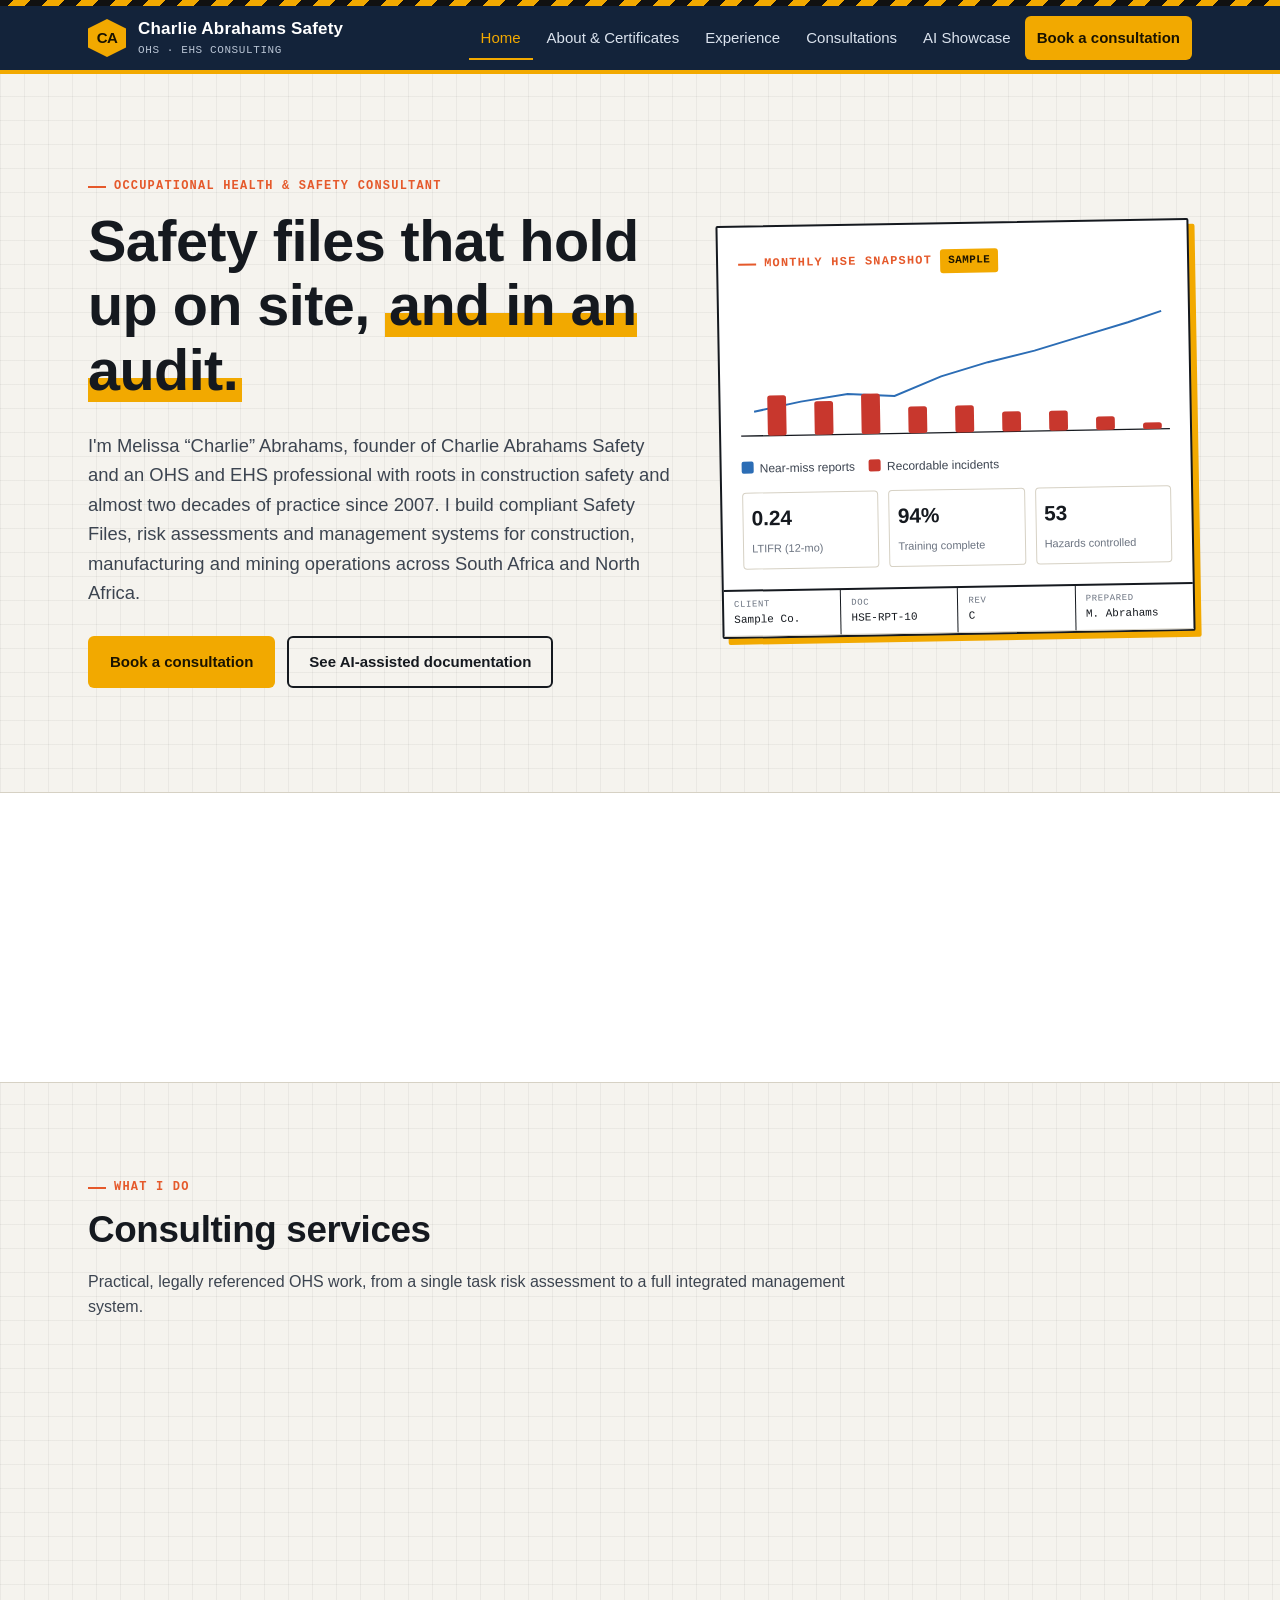
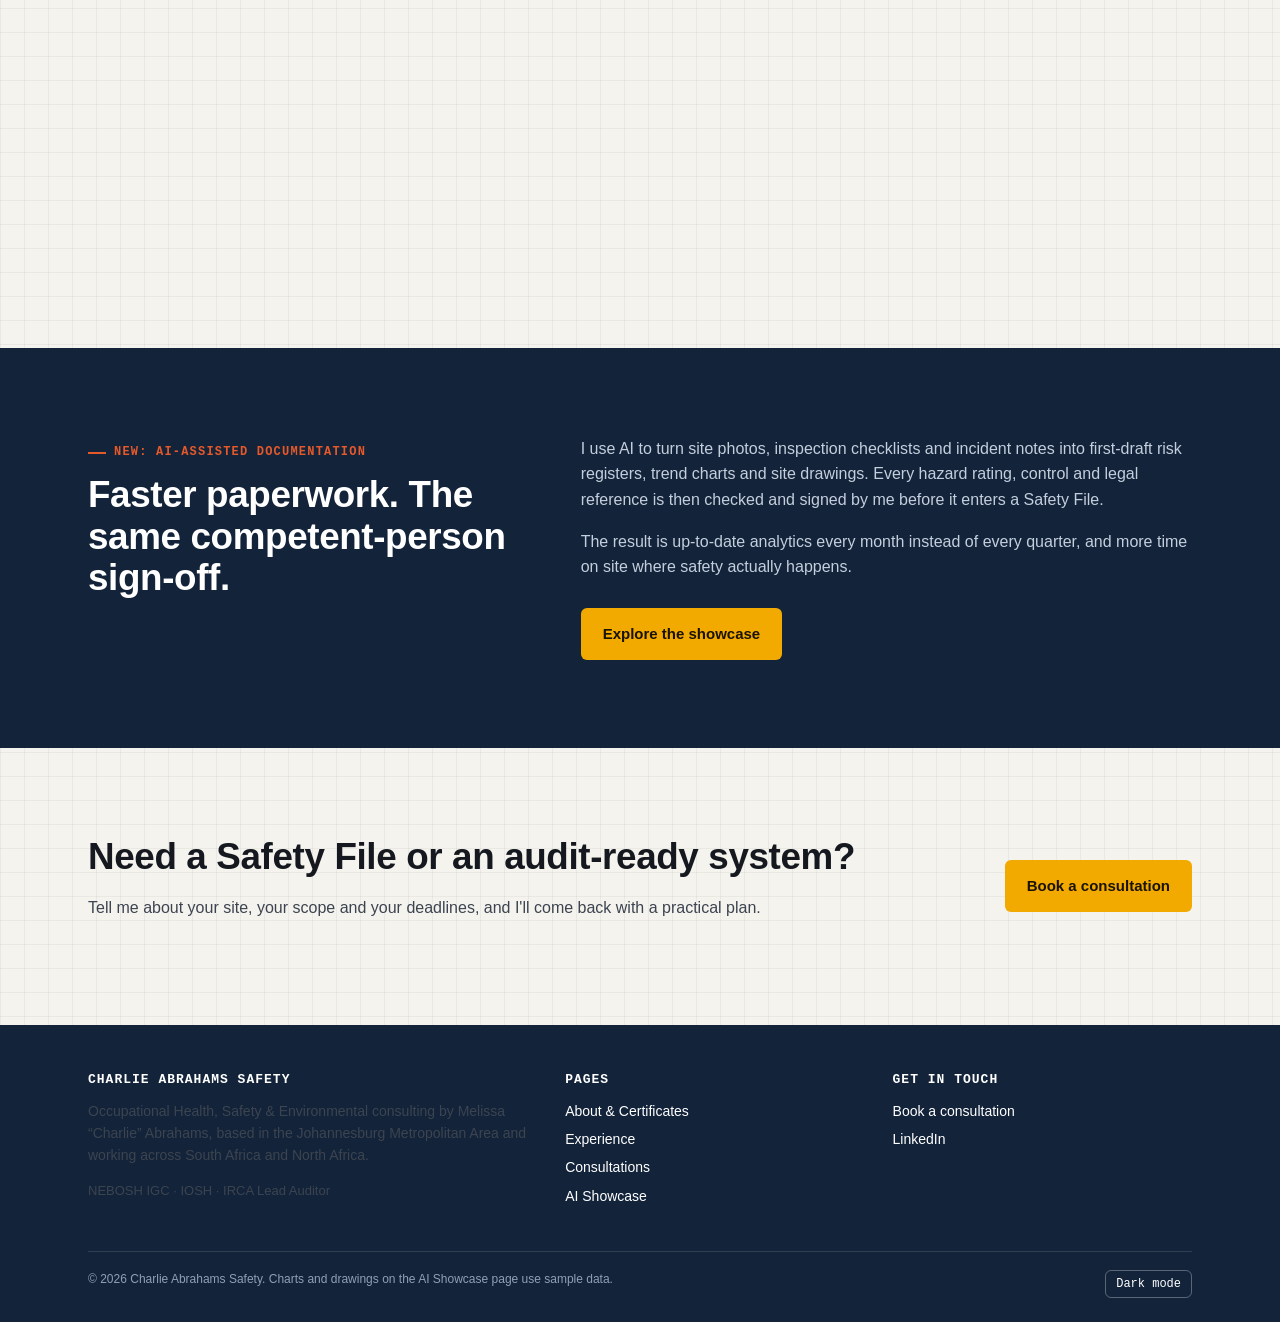
<file: index.html>
<!doctype html>
<html lang="en-ZA" class="no-js">
<head>
<meta charset="utf-8">
<meta name="viewport" content="width=device-width, initial-scale=1">
<meta http-equiv="Content-Security-Policy" content="default-src 'self'; script-src 'self'; style-src 'self' https://fonts.googleapis.com; font-src https://fonts.gstatic.com; img-src 'self' data:; connect-src 'self'; form-action 'self' mailto:; base-uri 'self'; object-src 'none'; upgrade-insecure-requests">
<meta name="referrer" content="strict-origin-when-cross-origin">
<meta name="robots" content="noindex, nofollow">
<title>Charlie Abrahams Safety | OHS &amp; EHS Consulting, Johannesburg</title>
<meta name="description" content="Occupational health, safety and environmental consulting: Safety Files, HIRA, fall protection, ISO 45001/14001/9001 audits and AI-assisted safety documentation.">
<meta property="og:title" content="Charlie Abrahams Safety | OHS &amp; EHS Consulting, Johannesburg">
<meta property="og:description" content="Occupational health, safety and environmental consulting: Safety Files, HIRA, fall protection, ISO 45001/14001/9001 audits and AI-assisted safety documentation.">
<meta property="og:type" content="website">
<link rel="icon" href="assets/img/favicon.svg" type="image/svg+xml">
<link rel="preconnect" href="https://fonts.googleapis.com">
<link rel="preconnect" href="https://fonts.gstatic.com" crossorigin>
<link rel="stylesheet" href="https://fonts.googleapis.com/css2?family=Archivo:wght@600;700;800&amp;family=IBM+Plex+Mono:wght@400;500;600&amp;family=IBM+Plex+Sans:wght@400;500;600;700&amp;display=swap">
<link rel="stylesheet" href="assets/css/styles.css">
<script src="assets/js/main.js" defer></script>
</head>
<body>
<a class="skip" href="#main">Skip to content</a>
<header class="site-header">
  <div class="hazard-strip" aria-hidden="true"></div>
  <div class="wrap nav-bar">
    <a class="brand" href="index.html" aria-label="Charlie Abrahams Safety, home">
      <span class="brand-mark" aria-hidden="true">CA</span>
      <span class="brand-text"><strong>Charlie Abrahams Safety</strong><span>OHS &middot; EHS Consulting</span></span>
    </a>
    <button class="nav-toggle" type="button" aria-expanded="false" aria-controls="nav-links">Menu</button>
    <nav aria-label="Main"><ul class="nav-links" id="nav-links">
      <li><a href="index.html" aria-current="page">Home</a></li><li><a href="about.html">About &amp; Certificates</a></li><li><a href="experience.html">Experience</a></li><li><a href="consultations.html">Consultations</a></li><li><a href="showcase.html">AI Showcase</a></li><li class="nav-cta"><a href="contact.html">Book a consultation</a></li>
    </ul></nav>
  </div>
</header>
<main id="main">
<section class="hero">
  <div class="wrap hero-grid">
    <div>
      <div class="eyebrow">Occupational Health &amp; Safety Consultant</div>
      <h1>Safety files that hold up on site, <em>and in an audit.</em></h1>
      <p class="lead">I'm Melissa &ldquo;Charlie&rdquo; Abrahams, founder of Charlie Abrahams Safety and an OHS and EHS professional with roots in construction safety and almost two decades of practice since 2007. I build compliant Safety Files, risk assessments and management systems for construction, manufacturing and mining operations across South Africa and North Africa.</p>
      <div class="hero-actions">
        <a class="btn btn-primary" href="contact.html">Book a consultation</a>
        <a class="btn btn-ghost" href="showcase.html">See AI-assisted documentation</a>
      </div>
    </div>
    <div class="hero-panel" aria-label="Sample monthly safety dashboard">
      <div class="sheet">
        <div class="sheet-body">
          <div class="eyebrow mt-0">Monthly HSE snapshot <span class="badge b-sample">Sample</span></div>
          <svg viewBox="0 0 320 120" role="img" aria-label="Sample chart: near-miss reporting rising, incidents falling">
            <line x1="0" y1="110" x2="320" y2="110" class="dw-thin"/>
            <polyline points="10,92 45,85 80,80 115,82 150,68 185,58 220,50 255,40 290,30 315,22" class="dw-ai-line" stroke-width="3"/>
            <g class="f-red">
              <rect x="20" y="80" width="14" height="30" rx="2"/><rect x="55" y="85" width="14" height="25" rx="2"/>
              <rect x="90" y="80" width="14" height="30" rx="2"/><rect x="125" y="90" width="14" height="20" rx="2"/>
              <rect x="160" y="90" width="14" height="20" rx="2"/><rect x="195" y="95" width="14" height="15" rx="2"/>
              <rect x="230" y="95" width="14" height="15" rx="2"/><rect x="265" y="100" width="14" height="10" rx="2"/>
              <rect x="300" y="105" width="14" height="5" rx="2"/>
            </g>
          </svg>
          <div class="legend"><span><i class="lg-blue"></i>Near-miss reports</span><span><i class="lg-red"></i>Recordable incidents</span></div>
          <div class="hero-kpis">
            <div><b>0.24</b><span>LTIFR (12-mo)</span></div>
            <div><b>94%</b><span>Training complete</span></div>
            <div><b>53</b><span>Hazards controlled</span></div>
          </div>
        </div>
        <div class="titleblock">
          <div><b>Client</b>Sample Co.</div>
          <div><b>Doc</b>HSE-RPT-10</div>
          <div><b>Rev</b>C</div>
          <div><b>Prepared</b>M. Abrahams</div>
        </div>
      </div>
    </div>
  </div>
</section>

<section class="band">
  <div class="wrap">
    <div class="stats reveal">
      <div class="stat"><b>2007</b><span>Practising labour &amp; OHS since</span></div>
      <div class="stat"><b>6</b><span>Organisations in OHS roles</span></div>
      <div class="stat"><b>4</b><span>SA provinces, plus North Africa</span></div>
      <div class="stat"><b>3</b><span>ISO standards: 45001 &middot; 14001 &middot; 9001</span></div>
    </div>
  </div>
</section>

<section>
  <div class="wrap">
    <div class="section-head">
      <div class="eyebrow">What I do</div>
      <h2>Consulting services</h2>
      <p>Practical, legally referenced OHS work, from a single task risk assessment to a full integrated management system.</p>
    </div>
    <div class="grid g3">
      <article class="card reveal">
        <div class="icon"><svg viewBox="0 0 24 24" fill="none" stroke="currentColor" stroke-width="2" stroke-linecap="round" stroke-linejoin="round" aria-hidden="true"><path d="M4 4h12l4 4v12H4z"/><path d="M8 12h8M8 16h5M8 8h4"/></svg></div>
        <h3>Safety File compilation</h3>
        <p>Complete Safety Files aligned to the Construction Regulations, 2014: H&amp;S plans, legal appointments, registers and method statements, kept audit-ready.</p>
      </article>
      <article class="card reveal">
        <div class="icon"><svg viewBox="0 0 24 24" fill="none" stroke="currentColor" stroke-width="2" stroke-linecap="round" stroke-linejoin="round" aria-hidden="true"><path d="M12 3l9 16H3z"/><path d="M12 10v4M12 17h.01"/></svg></div>
        <h3>HIRA &amp; risk assessments</h3>
        <p>Baseline, issue-based and continuous risk assessments, job risk assessments, permits to work and safe work procedures.</p>
      </article>
      <article class="card reveal">
        <div class="icon"><svg viewBox="0 0 24 24" fill="none" stroke="currentColor" stroke-width="2" stroke-linecap="round" stroke-linejoin="round" aria-hidden="true"><path d="M6 3v18M18 3v18M6 8h12M6 14h12"/><circle cx="12" cy="20" r="1"/></svg></div>
        <h3>Fall protection planning</h3>
        <p>Fall Protection Plans and worksite assessments for high-risk work at height, including rescue planning and clearance calculations.</p>
      </article>
      <article class="card reveal">
        <div class="icon"><svg viewBox="0 0 24 24" fill="none" stroke="currentColor" stroke-width="2" stroke-linecap="round" stroke-linejoin="round" aria-hidden="true"><path d="M9 11l2 2 4-4"/><circle cx="12" cy="12" r="9"/></svg></div>
        <h3>ISO audits &amp; IMS</h3>
        <p>Internal audits and gap analyses as an IRCA-certified Lead Auditor across ISO 45001, ISO 14001 and ISO 9001 integrated systems.</p>
      </article>
      <article class="card reveal">
        <div class="icon"><svg viewBox="0 0 24 24" fill="none" stroke="currentColor" stroke-width="2" stroke-linecap="round" stroke-linejoin="round" aria-hidden="true"><circle cx="11" cy="11" r="7"/><path d="M21 21l-5-5"/></svg></div>
        <h3>Incident investigation</h3>
        <p>Root cause analysis, corrective action tracking and LTI reporting that turns incidents into lasting fixes.</p>
      </article>
      <article class="card reveal">
        <div class="icon"><svg viewBox="0 0 24 24" fill="none" stroke="currentColor" stroke-width="2" stroke-linecap="round" stroke-linejoin="round" aria-hidden="true"><path d="M3 7l9-4 9 4-9 4z"/><path d="M7 9v5c0 1.5 2.5 3 5 3s5-1.5 5-3V9"/></svg></div>
        <h3>Training &amp; contractor management</h3>
        <p>Inductions, toolbox talks, safety committee facilitation and monthly subcontractor Safety File audits.</p>
      </article>
    </div>
  </div>
</section>

<section class="band-dark">
  <div class="wrap two-col">
    <div>
      <div class="eyebrow">New: AI-assisted documentation</div>
      <h2>Faster paperwork. The same competent-person sign-off.</h2>
    </div>
    <div>
      <p>I use AI to turn site photos, inspection checklists and incident notes into first-draft risk registers, trend charts and site drawings. Every hazard rating, control and legal reference is then checked and signed by me before it enters a Safety File.</p>
      <p>The result is up-to-date analytics every month instead of every quarter, and more time on site where safety actually happens.</p>
      <a class="btn btn-primary mt-1" href="showcase.html">Explore the showcase</a>
    </div>
  </div>
</section>

<section>
  <div class="wrap cta">
    <div>
      <h2>Need a Safety File or an audit-ready system?</h2>
      <p>Tell me about your site, your scope and your deadlines, and I'll come back with a practical plan.</p>
    </div>
    <a class="btn btn-primary" href="contact.html">Book a consultation</a>
  </div>
</section>

</main>
<footer class="site-footer">
  <div class="wrap">
    <div class="foot-grid">
      <div>
        <h4>Charlie Abrahams Safety</h4>
        <p>Occupational Health, Safety &amp; Environmental consulting by Melissa &ldquo;Charlie&rdquo; Abrahams, based in the Johannesburg Metropolitan Area and working across South Africa and North Africa.</p>
        <p class="small">NEBOSH IGC &middot; IOSH &middot; IRCA Lead Auditor</p>
      </div>
      <div>
        <h4>Pages</h4>
        <ul>
          <li><a href="about.html">About &amp; Certificates</a></li>
          <li><a href="experience.html">Experience</a></li>
          <li><a href="consultations.html">Consultations</a></li>
          <li><a href="showcase.html">AI Showcase</a></li>
        </ul>
      </div>
      <div>
        <h4>Get in touch</h4>
        <ul>
          <li><a href="contact.html">Book a consultation</a></li>
          <li><a href="https://www.linkedin.com/in/melissa-abrahams-84b50859/" rel="noopener noreferrer" target="_blank">LinkedIn</a></li>
        </ul>
      </div>
    </div>
    <div class="foot-base">
      <span>&copy; <span data-year>2026</span> Charlie Abrahams Safety. Charts and drawings on the AI Showcase page use sample data.</span>
      <button class="theme-btn" type="button">Dark mode</button>
    </div>
  </div>
</footer>
</body>
</html>
</file>
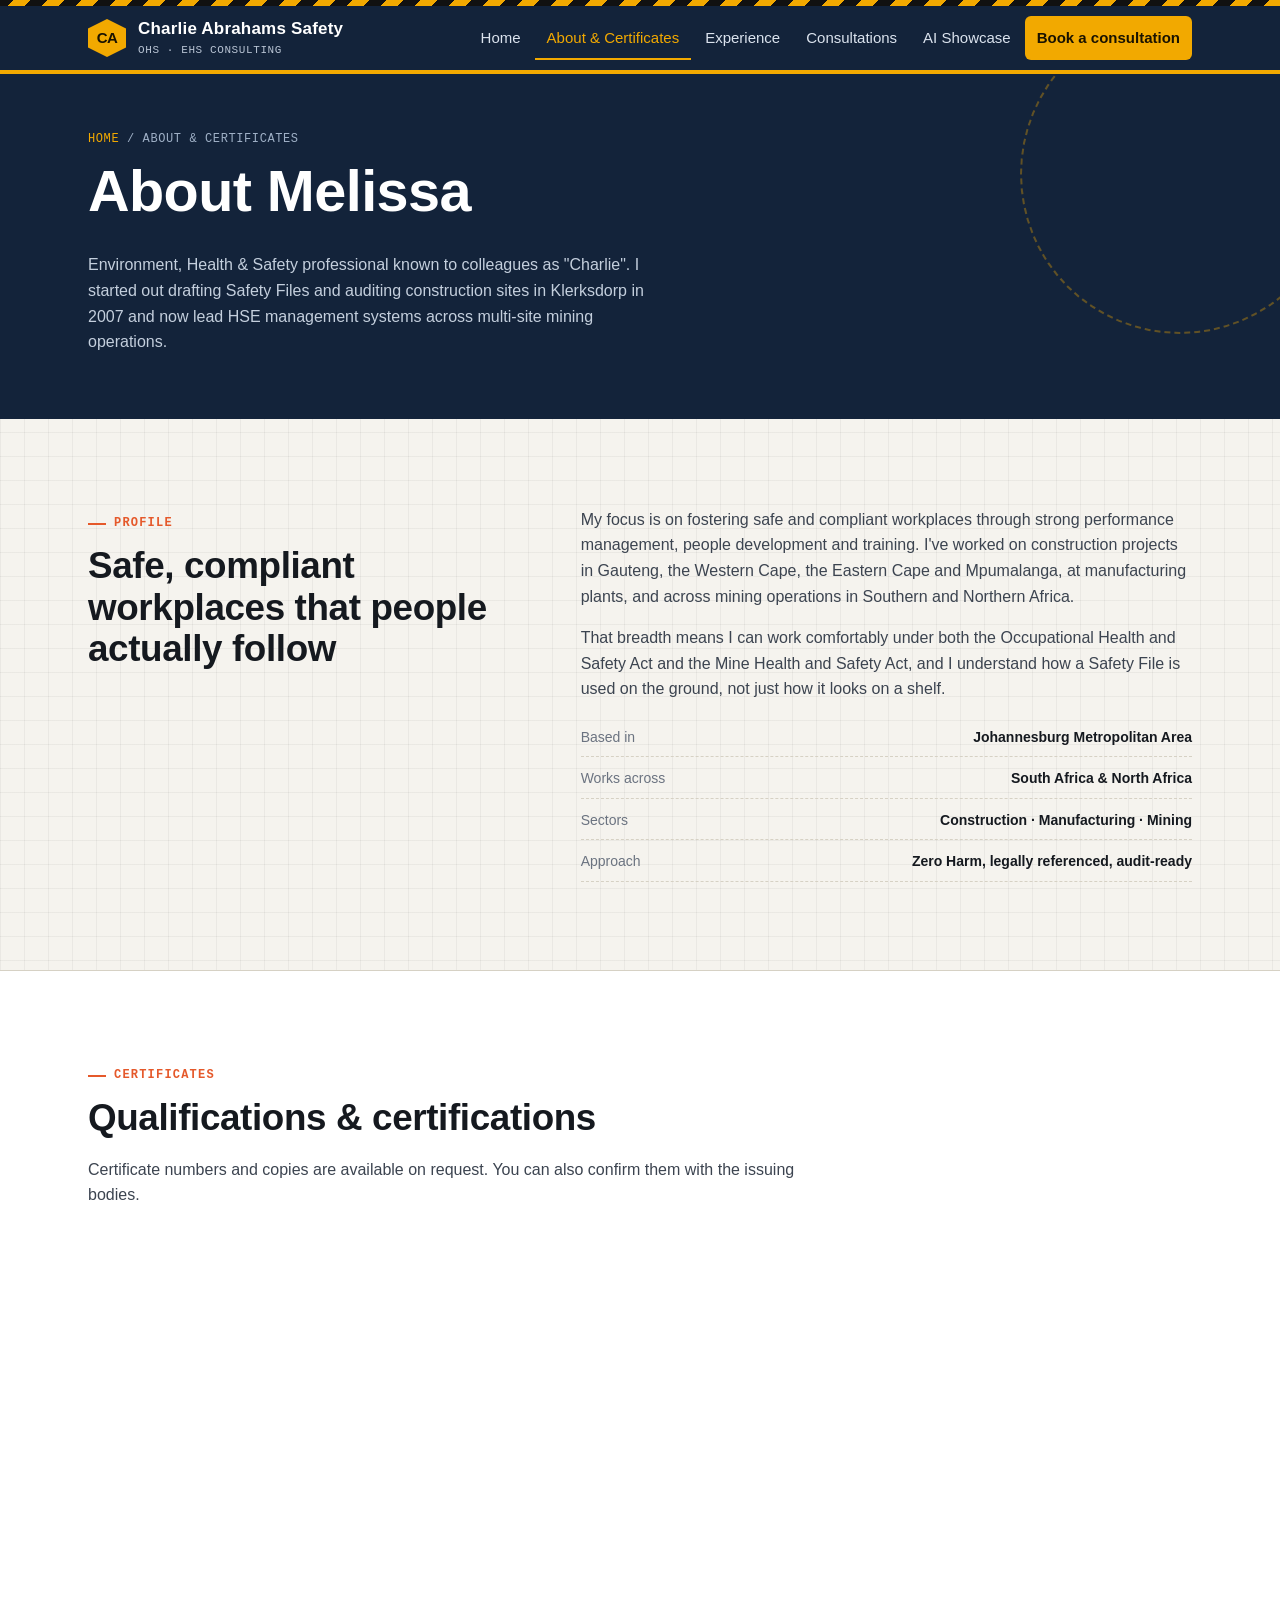
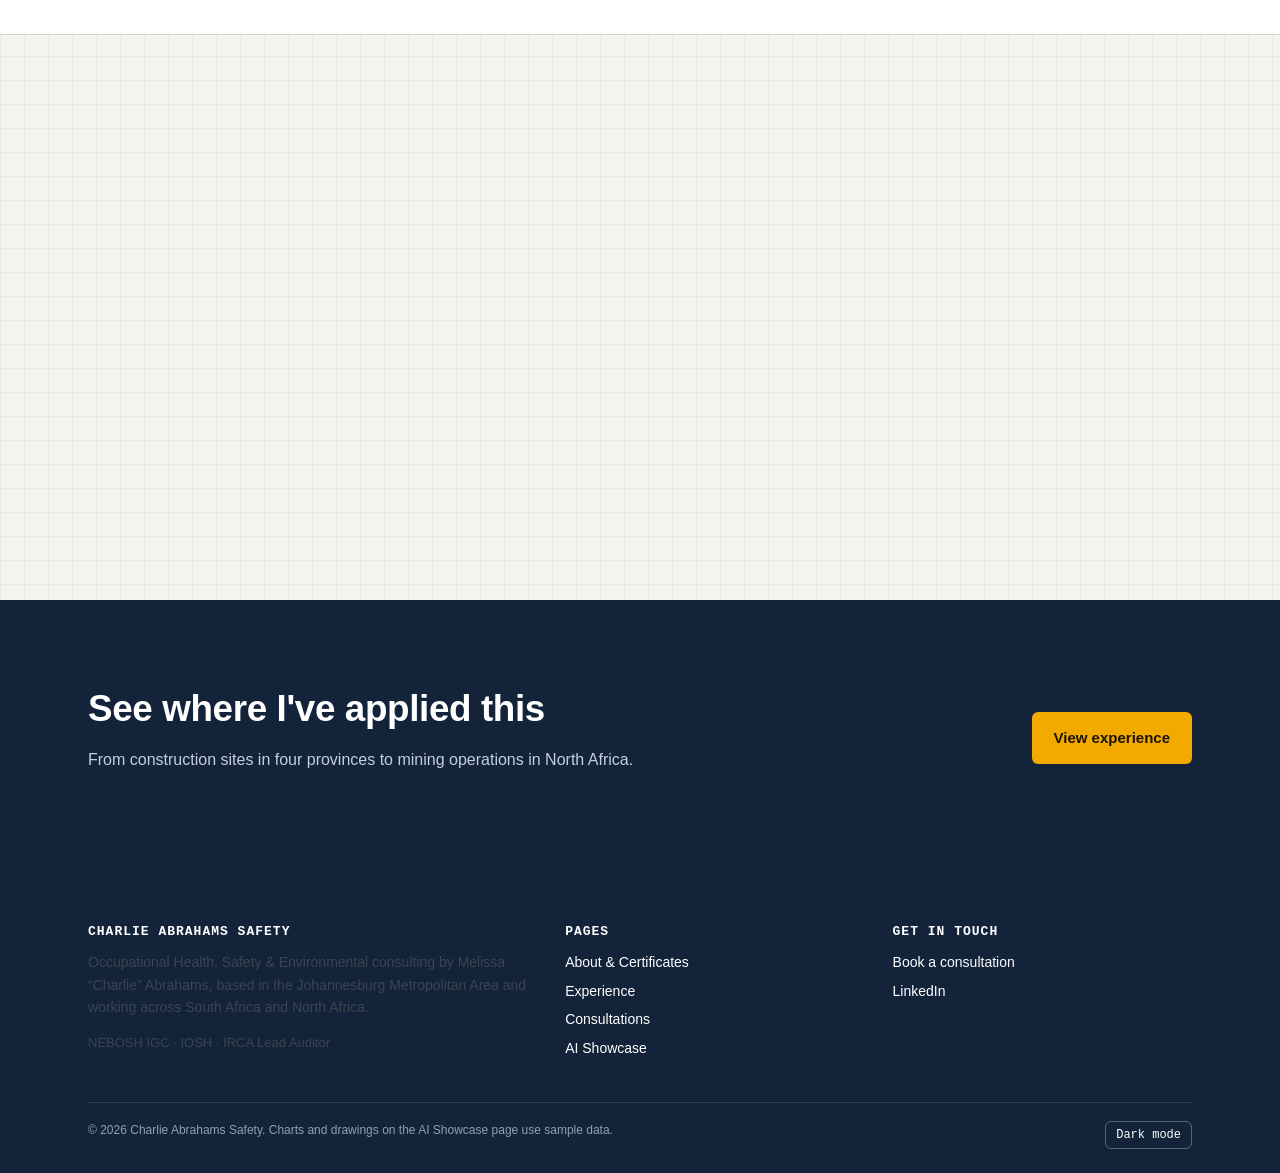
<file: about.html>
<!doctype html>
<html lang="en-ZA" class="no-js">
<head>
<meta charset="utf-8">
<meta name="viewport" content="width=device-width, initial-scale=1">
<meta http-equiv="Content-Security-Policy" content="default-src 'self'; script-src 'self'; style-src 'self' https://fonts.googleapis.com; font-src https://fonts.gstatic.com; img-src 'self' data:; connect-src 'self'; form-action 'self' mailto:; base-uri 'self'; object-src 'none'; upgrade-insecure-requests">
<meta name="referrer" content="strict-origin-when-cross-origin">
<meta name="robots" content="noindex, nofollow">
<title>About &amp; Certificates | Charlie Abrahams Safety</title>
<meta name="description" content="NEBOSH IGC, IOSH and IRCA Lead Auditor. Almost two decades of OHS work across construction, manufacturing and mining.">
<meta property="og:title" content="About &amp; Certificates | Charlie Abrahams Safety">
<meta property="og:description" content="NEBOSH IGC, IOSH and IRCA Lead Auditor. Almost two decades of OHS work across construction, manufacturing and mining.">
<meta property="og:type" content="website">
<link rel="icon" href="assets/img/favicon.svg" type="image/svg+xml">
<link rel="preconnect" href="https://fonts.googleapis.com">
<link rel="preconnect" href="https://fonts.gstatic.com" crossorigin>
<link rel="stylesheet" href="https://fonts.googleapis.com/css2?family=Archivo:wght@600;700;800&amp;family=IBM+Plex+Mono:wght@400;500;600&amp;family=IBM+Plex+Sans:wght@400;500;600;700&amp;display=swap">
<link rel="stylesheet" href="assets/css/styles.css">
<script src="assets/js/main.js" defer></script>
</head>
<body>
<a class="skip" href="#main">Skip to content</a>
<header class="site-header">
  <div class="hazard-strip" aria-hidden="true"></div>
  <div class="wrap nav-bar">
    <a class="brand" href="index.html" aria-label="Charlie Abrahams Safety, home">
      <span class="brand-mark" aria-hidden="true">CA</span>
      <span class="brand-text"><strong>Charlie Abrahams Safety</strong><span>OHS &middot; EHS Consulting</span></span>
    </a>
    <button class="nav-toggle" type="button" aria-expanded="false" aria-controls="nav-links">Menu</button>
    <nav aria-label="Main"><ul class="nav-links" id="nav-links">
      <li><a href="index.html">Home</a></li><li><a href="about.html" aria-current="page">About &amp; Certificates</a></li><li><a href="experience.html">Experience</a></li><li><a href="consultations.html">Consultations</a></li><li><a href="showcase.html">AI Showcase</a></li><li class="nav-cta"><a href="contact.html">Book a consultation</a></li>
    </ul></nav>
  </div>
</header>
<main id="main">
<div class="page-hero">
  <div class="wrap">
    <div class="crumbs"><a href="index.html">Home</a> / About &amp; Certificates</div>
    <h1>About Melissa</h1>
    <p>Environment, Health &amp; Safety professional known to colleagues as "Charlie". I started out drafting Safety Files and auditing construction sites in Klerksdorp in 2007 and now lead HSE management systems across multi-site mining operations.</p>
  </div>
</div>

<section>
  <div class="wrap two-col">
    <div>
      <div class="eyebrow">Profile</div>
      <h2>Safe, compliant workplaces that people actually follow</h2>
    </div>
    <div>
      <p>My focus is on fostering safe and compliant workplaces through strong performance management, people development and training. I've worked on construction projects in Gauteng, the Western Cape, the Eastern Cape and Mpumalanga, at manufacturing plants, and across mining operations in Southern and Northern Africa.</p>
      <p>That breadth means I can work comfortably under both the Occupational Health and Safety Act and the Mine Health and Safety Act, and I understand how a Safety File is used on the ground, not just how it looks on a shelf.</p>
      <div class="kv mt-2">
        <div><span>Based in</span><b>Johannesburg Metropolitan Area</b></div>
        <div><span>Works across</span><b>South Africa &amp; North Africa</b></div>
        <div><span>Sectors</span><b>Construction &middot; Manufacturing &middot; Mining</b></div>
        <div><span>Approach</span><b>Zero Harm, legally referenced, audit-ready</b></div>
      </div>
    </div>
  </div>
</section>

<section class="band">
  <div class="wrap">
    <div class="section-head">
      <div class="eyebrow">Certificates</div>
      <h2>Qualifications &amp; certifications</h2>
      <p>Certificate numbers and copies are available on request. You can also confirm them with the issuing bodies.</p>
    </div>
    <!-- TODO (before launch): confirm each certificate's exact title, year and number with Melissa. -->
    <div class="grid g3">
      <article class="card cert reveal">
        <div class="seal" aria-hidden="true">NEBOSH</div>
        <div>
          <h3>NEBOSH International General Certificate</h3>
          <p>Internationally recognised qualification in occupational health and safety management: risk assessment, hazard control and legal frameworks.</p>
          <div class="verify">Issuer: NEBOSH (UK) &middot; verifiable via NEBOSH certificate check</div>
        </div>
      </article>
      <article class="card cert reveal">
        <div class="seal" aria-hidden="true">IOSH</div>
        <div>
          <h3>IOSH certification</h3>
          <p>Institution of Occupational Safety and Health training in managing safety responsibilities and leading safety in teams.</p>
          <div class="verify">Issuer: IOSH (UK)</div>
        </div>
      </article>
      <article class="card cert reveal">
        <div class="seal" aria-hidden="true">IRCA</div>
        <div>
          <h3>IRCA-certified Lead Auditor</h3>
          <p>Plans and leads internal compliance audits, risk reviews and gap analyses against ISO management system standards.</p>
          <div class="verify">Issuer: IRCA / CQI-accredited course provider</div>
        </div>
      </article>
    </div>
  </div>
</section>

<section>
  <div class="wrap grid g2">
    <div class="reveal">
      <div class="eyebrow">Core skills</div>
      <h2>Where I add the most value</h2>
      <div class="mt-2">
        <div class="skill-bar"><div class="top">Root cause analysis</div><div class="track"><div class="fill" data-w="95"></div></div></div>
        <div class="skill-bar"><div class="top">Contractor management</div><div class="track"><div class="fill" data-w="94"></div></div></div>
        <div class="skill-bar"><div class="top">Integrated management systems</div><div class="track"><div class="fill" data-w="90"></div></div></div>
        <div class="skill-bar"><div class="top">Training &amp; development</div><div class="track"><div class="fill" data-w="92"></div></div></div>
        <div class="skill-bar"><div class="top">Performance &amp; change management</div><div class="track"><div class="fill" data-w="86"></div></div></div>
      </div>
    </div>
    <div class="reveal">
      <div class="eyebrow">Standards &amp; legislation</div>
      <h2>Frameworks I work to</h2>
      <ul class="chips mt-2">
        <li class="chip">ISO 45001:2018</li>
        <li class="chip">ISO 14001:2015</li>
        <li class="chip">ISO 9001:2015</li>
        <li class="chip">OHS Act 85 of 1993</li>
        <li class="chip">Construction Regulations, 2014</li>
        <li class="chip">Mine Health and Safety Act 29 of 1996</li>
        <li class="chip">General Safety Regulations</li>
        <li class="chip">COIDA</li>
        <li class="chip">HIRA frameworks</li>
        <li class="chip">Permits to Work</li>
        <li class="chip">Fall Protection Plans</li>
        <li class="chip">Human resources &amp; labour relations</li>
      </ul>
      <div class="notice mt-2">
        <div><strong>Keeping current.</strong> Draft Construction Regulations, 2025 were published for comment in March 2025 and would replace the 2014 regulations once finalised. Safety Files I compile are reviewed against whichever version is in force.</div>
      </div>
    </div>
  </div>
</section>

<section class="band-dark">
  <div class="wrap cta">
    <div>
      <h2>See where I've applied this</h2>
      <p>From construction sites in four provinces to mining operations in North Africa.</p>
    </div>
    <a class="btn btn-primary" href="experience.html">View experience</a>
  </div>
</section>

</main>
<footer class="site-footer">
  <div class="wrap">
    <div class="foot-grid">
      <div>
        <h4>Charlie Abrahams Safety</h4>
        <p>Occupational Health, Safety &amp; Environmental consulting by Melissa &ldquo;Charlie&rdquo; Abrahams, based in the Johannesburg Metropolitan Area and working across South Africa and North Africa.</p>
        <p class="small">NEBOSH IGC &middot; IOSH &middot; IRCA Lead Auditor</p>
      </div>
      <div>
        <h4>Pages</h4>
        <ul>
          <li><a href="about.html">About &amp; Certificates</a></li>
          <li><a href="experience.html">Experience</a></li>
          <li><a href="consultations.html">Consultations</a></li>
          <li><a href="showcase.html">AI Showcase</a></li>
        </ul>
      </div>
      <div>
        <h4>Get in touch</h4>
        <ul>
          <li><a href="contact.html">Book a consultation</a></li>
          <li><a href="https://www.linkedin.com/in/melissa-abrahams-84b50859/" rel="noopener noreferrer" target="_blank">LinkedIn</a></li>
        </ul>
      </div>
    </div>
    <div class="foot-base">
      <span>&copy; <span data-year>2026</span> Charlie Abrahams Safety. Charts and drawings on the AI Showcase page use sample data.</span>
      <button class="theme-btn" type="button">Dark mode</button>
    </div>
  </div>
</footer>
</body>
</html>
</file>
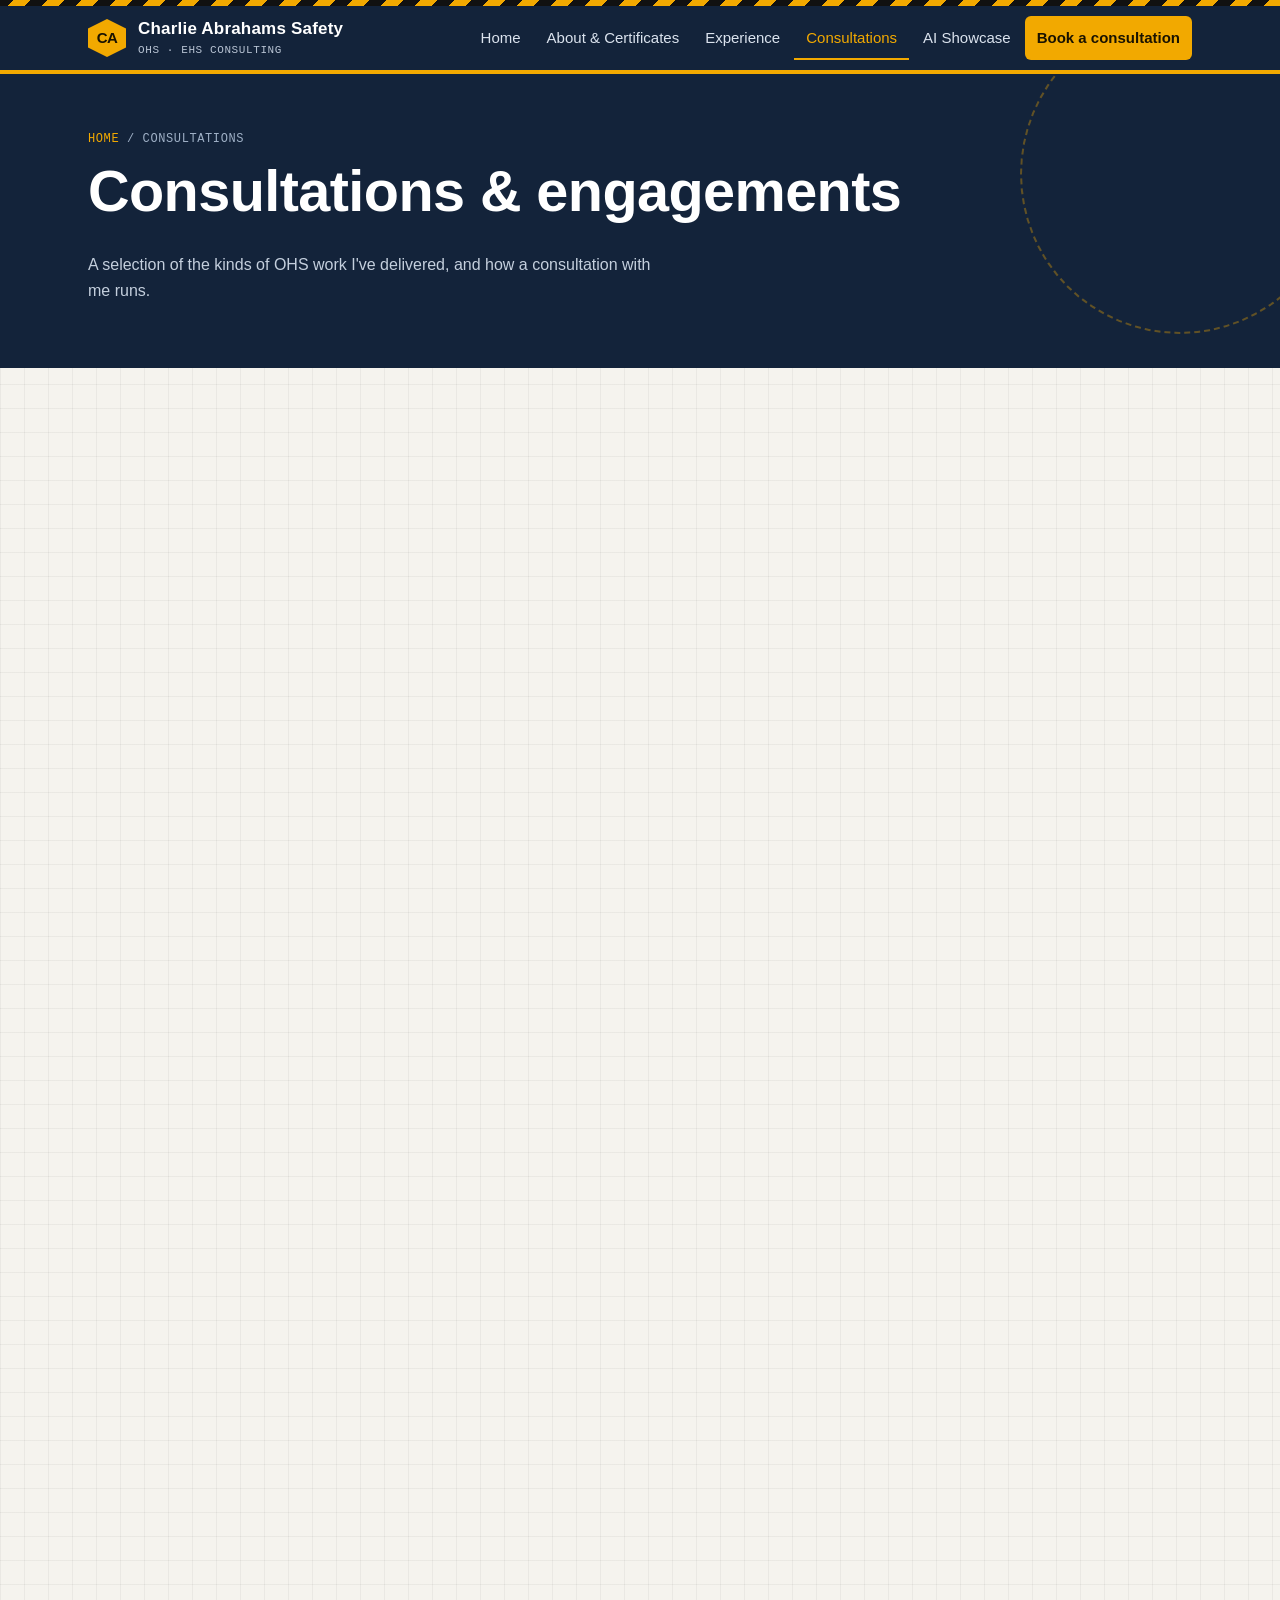
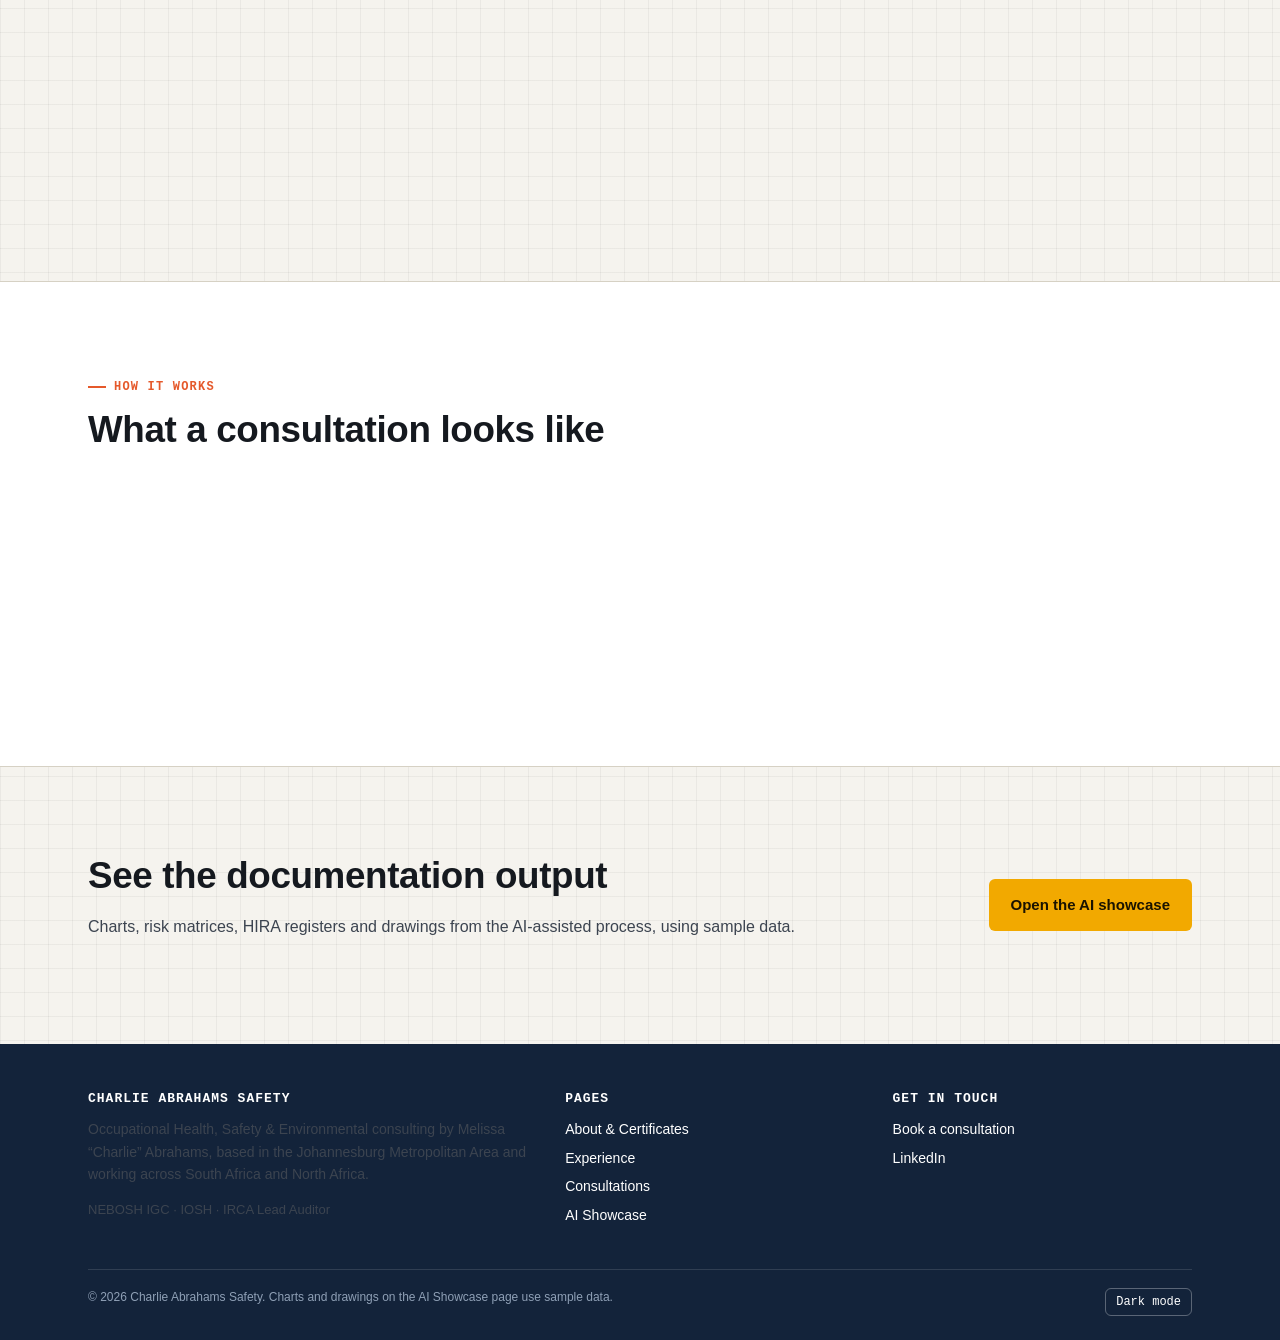
<file: consultations.html>
<!doctype html>
<html lang="en-ZA" class="no-js">
<head>
<meta charset="utf-8">
<meta name="viewport" content="width=device-width, initial-scale=1">
<meta http-equiv="Content-Security-Policy" content="default-src 'self'; script-src 'self'; style-src 'self' https://fonts.googleapis.com; font-src https://fonts.gstatic.com; img-src 'self' data:; connect-src 'self'; form-action 'self' mailto:; base-uri 'self'; object-src 'none'; upgrade-insecure-requests">
<meta name="referrer" content="strict-origin-when-cross-origin">
<meta name="robots" content="noindex, nofollow">
<title>Consultations | Charlie Abrahams Safety</title>
<meta name="description" content="Selected OHS engagements and consulting services: Safety Files, contractor audits, HIRA, fall protection and ISO management systems.">
<meta property="og:title" content="Consultations | Charlie Abrahams Safety">
<meta property="og:description" content="Selected OHS engagements and consulting services: Safety Files, contractor audits, HIRA, fall protection and ISO management systems.">
<meta property="og:type" content="website">
<link rel="icon" href="assets/img/favicon.svg" type="image/svg+xml">
<link rel="preconnect" href="https://fonts.googleapis.com">
<link rel="preconnect" href="https://fonts.gstatic.com" crossorigin>
<link rel="stylesheet" href="https://fonts.googleapis.com/css2?family=Archivo:wght@600;700;800&amp;family=IBM+Plex+Mono:wght@400;500;600&amp;family=IBM+Plex+Sans:wght@400;500;600;700&amp;display=swap">
<link rel="stylesheet" href="assets/css/styles.css">
<script src="assets/js/main.js" defer></script>
</head>
<body>
<a class="skip" href="#main">Skip to content</a>
<header class="site-header">
  <div class="hazard-strip" aria-hidden="true"></div>
  <div class="wrap nav-bar">
    <a class="brand" href="index.html" aria-label="Charlie Abrahams Safety, home">
      <span class="brand-mark" aria-hidden="true">CA</span>
      <span class="brand-text"><strong>Charlie Abrahams Safety</strong><span>OHS &middot; EHS Consulting</span></span>
    </a>
    <button class="nav-toggle" type="button" aria-expanded="false" aria-controls="nav-links">Menu</button>
    <nav aria-label="Main"><ul class="nav-links" id="nav-links">
      <li><a href="index.html">Home</a></li><li><a href="about.html">About &amp; Certificates</a></li><li><a href="experience.html">Experience</a></li><li><a href="consultations.html" aria-current="page">Consultations</a></li><li><a href="showcase.html">AI Showcase</a></li><li class="nav-cta"><a href="contact.html">Book a consultation</a></li>
    </ul></nav>
  </div>
</header>
<main id="main">
<div class="page-hero">
  <div class="wrap">
    <div class="crumbs"><a href="index.html">Home</a> / Consultations</div>
    <h1>Consultations &amp; engagements</h1>
    <p>A selection of the kinds of OHS work I've delivered, and how a consultation with me runs.</p>
  </div>
</div>

<section>
  <div class="wrap">
    <div class="notice reveal">
      <div><strong>About the figures below.</strong> Scope descriptions reflect real roles and projects. The outcome numbers are illustrative sample figures, shown to explain the kind of results each engagement targets; client-specific results are shared privately on request.</div>
    </div>

    <div class="grid g2 mt-3">
      <article class="card case reveal">
        <div class="case-meta"><span class="badge b-blue">Mining</span><span class="badge b-green">ISO 45001 / 14001 / 9001</span></div>
        <h3>Integrated HSE system for multi-site mining operations</h3>
        <p>Built and maintained one integrated management system across sites in Southern and Northern Africa, with regional HIRA frameworks for deep-level and open-cast hazards.</p>
        <dl>
          <dt>Context</dt><dd>FLSmidth, regional EHS management</dd>
          <dt>Legislation</dt><dd>MHSA (South Africa) and local North African mining, environmental and maritime rules</dd>
          <dt>Delivered</dt><dd>IMS documentation, internal audits, gap analyses, HSE campaigns and training</dd>
        </dl>
        <div class="outcome">
          <div><b>3 → 1</b><span>Standards in one system</span></div>
          <div><b>−40%</b><span>Audit findings (sample)</span></div>
        </div>
      </article>

      <article class="card case reveal">
        <div class="case-meta"><span class="badge b-red">High risk</span><span class="badge b-amber">Work at height</span></div>
        <h3>Fall Protection Plans for high-risk work at height</h3>
        <p>Worksite assessments, fall arrest and restraint selection, clearance calculations and rescue plans for elevated work on mining and plant infrastructure.</p>
        <dl>
          <dt>Context</dt><dd>FLSmidth operations</dd>
          <dt>Legislation</dt><dd>Construction Regulations, 2014 (Reg. 10) and mine-specific standards</dd>
          <dt>Delivered</dt><dd>Fall Protection Plans, rescue procedures, inspection registers</dd>
        </dl>
        <div class="outcome">
          <div><b>100%</b><span>Tasks with a plan (sample)</span></div>
          <div><b>0</b><span>Fall incidents (sample)</span></div>
        </div>
      </article>

      <article class="card case reveal">
        <div class="case-meta"><span class="badge b-blue">Mine sites</span><span class="badge b-green">Safety Files</span></div>
        <h3>Mine-site Safety Files and permits to work</h3>
        <p>Drafted Safety Files, risk assessments, job risk assessments, permits to work and safe work procedures for contractor work on multiple mines, and handled compliance on mine portals.</p>
        <dl>
          <dt>Context</dt><dd>Solatricity</dd>
          <dt>Delivered</dt><dd>Site-specific Safety Files, onboarding packs, internal training</dd>
        </dl>
        <div class="outcome">
          <div><b>5 days → 2</b><span>File turnaround (sample)</span></div>
          <div><b>1st time</b><span>Mine portal approvals (sample)</span></div>
        </div>
      </article>

      <article class="card case reveal">
        <div class="case-meta"><span class="badge b-amber">Construction</span><span class="badge b-blue">4 provinces</span></div>
        <h3>Construction H&amp;S across four provinces</h3>
        <p>Ran health and safety on fire protection installation projects in Gauteng, the Western Cape, the Eastern Cape and Mpumalanga, including monthly internal and client audits and Safety Committee meetings.</p>
        <dl>
          <dt>Context</dt><dd>Optimum Fire Protection</dd>
          <dt>Delivered</dt><dd>OHS policies, risk assessments, inspections, training for staff and executives</dd>
        </dl>
        <div class="outcome">
          <div><b>12 / yr</b><span>Audits per site</span></div>
          <div><b>92%</b><span>Avg. audit score (sample)</span></div>
        </div>
      </article>

      <article class="card case reveal">
        <div class="case-meta"><span class="badge b-amber">Construction</span><span class="badge b-green">Contractor audits</span></div>
        <h3>Factory construction: subcontractor Safety File audits</h3>
        <p>Site safety for construction work at the Unilever Ice Cream Factory and Nampak Bottling Plant projects, with monthly audits of every subcontractor's Safety File.</p>
        <dl>
          <dt>Context</dt><dd>Akhane Construction</dd>
          <dt>Delivered</dt><dd>Safety plans, incident investigations, audit shortfall reports</dd>
        </dl>
        <div class="outcome">
          <div><b>Monthly</b><span>Subcontractor audits</span></div>
          <div><b>−60%</b><span>Repeat findings (sample)</span></div>
        </div>
      </article>

      <article class="card case reveal">
        <div class="case-meta"><span class="badge b-blue">Consulting</span><span class="badge b-amber">Labour &amp; OHS</span></div>
        <h3>Labour and OHS consulting for contractors</h3>
        <p>Six years of construction site audits across several provinces, Safety File drafting, COIDA and UIF documentation, Employment Equity and Skills Development Plans.</p>
        <dl>
          <dt>Context</dt><dd>CJ Labour &amp; OHS Consultants, Klerksdorp</dd>
          <dt>Delivered</dt><dd>Safety Files, audit reports, EE and WSP submissions, CCMA preparation</dd>
        </dl>
        <div class="outcome">
          <div><b>6 yrs</b><span>Consulting practice</span></div>
          <div><b>Multi-province</b><span>Site audits</span></div>
        </div>
      </article>
    </div>
  </div>
</section>

<section class="band">
  <div class="wrap">
    <div class="section-head">
      <div class="eyebrow">How it works</div>
      <h2>What a consultation looks like</h2>
    </div>
    <ol class="flow">
      <li class="reveal"><h4>Site walk &amp; scope</h4><p>On-site visit to understand activities, hazards, contractors and timelines.</p></li>
      <li class="reveal"><h4>Legal register &amp; gap analysis</h4><p>Map what applies (OHS Act, Construction Regs, MHSA, ISO) and where you stand today.</p></li>
      <li class="reveal"><h4>Documentation</h4><p>Safety File, HIRA, plans and procedures, drafted with AI assistance for speed.</p></li>
      <li class="human reveal"><h4>Review &amp; sign-off</h4><p>Every rating, control and legal reference verified by me before issue.</p></li>
      <li class="reveal"><h4>Audit &amp; improve</h4><p>Monthly audits, trend reporting and corrective action follow-up.</p></li>
    </ol>
  </div>
</section>

<section>
  <div class="wrap cta">
    <div>
      <h2>See the documentation output</h2>
      <p>Charts, risk matrices, HIRA registers and drawings from the AI-assisted process, using sample data.</p>
    </div>
    <a class="btn btn-primary" href="showcase.html">Open the AI showcase</a>
  </div>
</section>

</main>
<footer class="site-footer">
  <div class="wrap">
    <div class="foot-grid">
      <div>
        <h4>Charlie Abrahams Safety</h4>
        <p>Occupational Health, Safety &amp; Environmental consulting by Melissa &ldquo;Charlie&rdquo; Abrahams, based in the Johannesburg Metropolitan Area and working across South Africa and North Africa.</p>
        <p class="small">NEBOSH IGC &middot; IOSH &middot; IRCA Lead Auditor</p>
      </div>
      <div>
        <h4>Pages</h4>
        <ul>
          <li><a href="about.html">About &amp; Certificates</a></li>
          <li><a href="experience.html">Experience</a></li>
          <li><a href="consultations.html">Consultations</a></li>
          <li><a href="showcase.html">AI Showcase</a></li>
        </ul>
      </div>
      <div>
        <h4>Get in touch</h4>
        <ul>
          <li><a href="contact.html">Book a consultation</a></li>
          <li><a href="https://www.linkedin.com/in/melissa-abrahams-84b50859/" rel="noopener noreferrer" target="_blank">LinkedIn</a></li>
        </ul>
      </div>
    </div>
    <div class="foot-base">
      <span>&copy; <span data-year>2026</span> Charlie Abrahams Safety. Charts and drawings on the AI Showcase page use sample data.</span>
      <button class="theme-btn" type="button">Dark mode</button>
    </div>
  </div>
</footer>
</body>
</html>
</file>
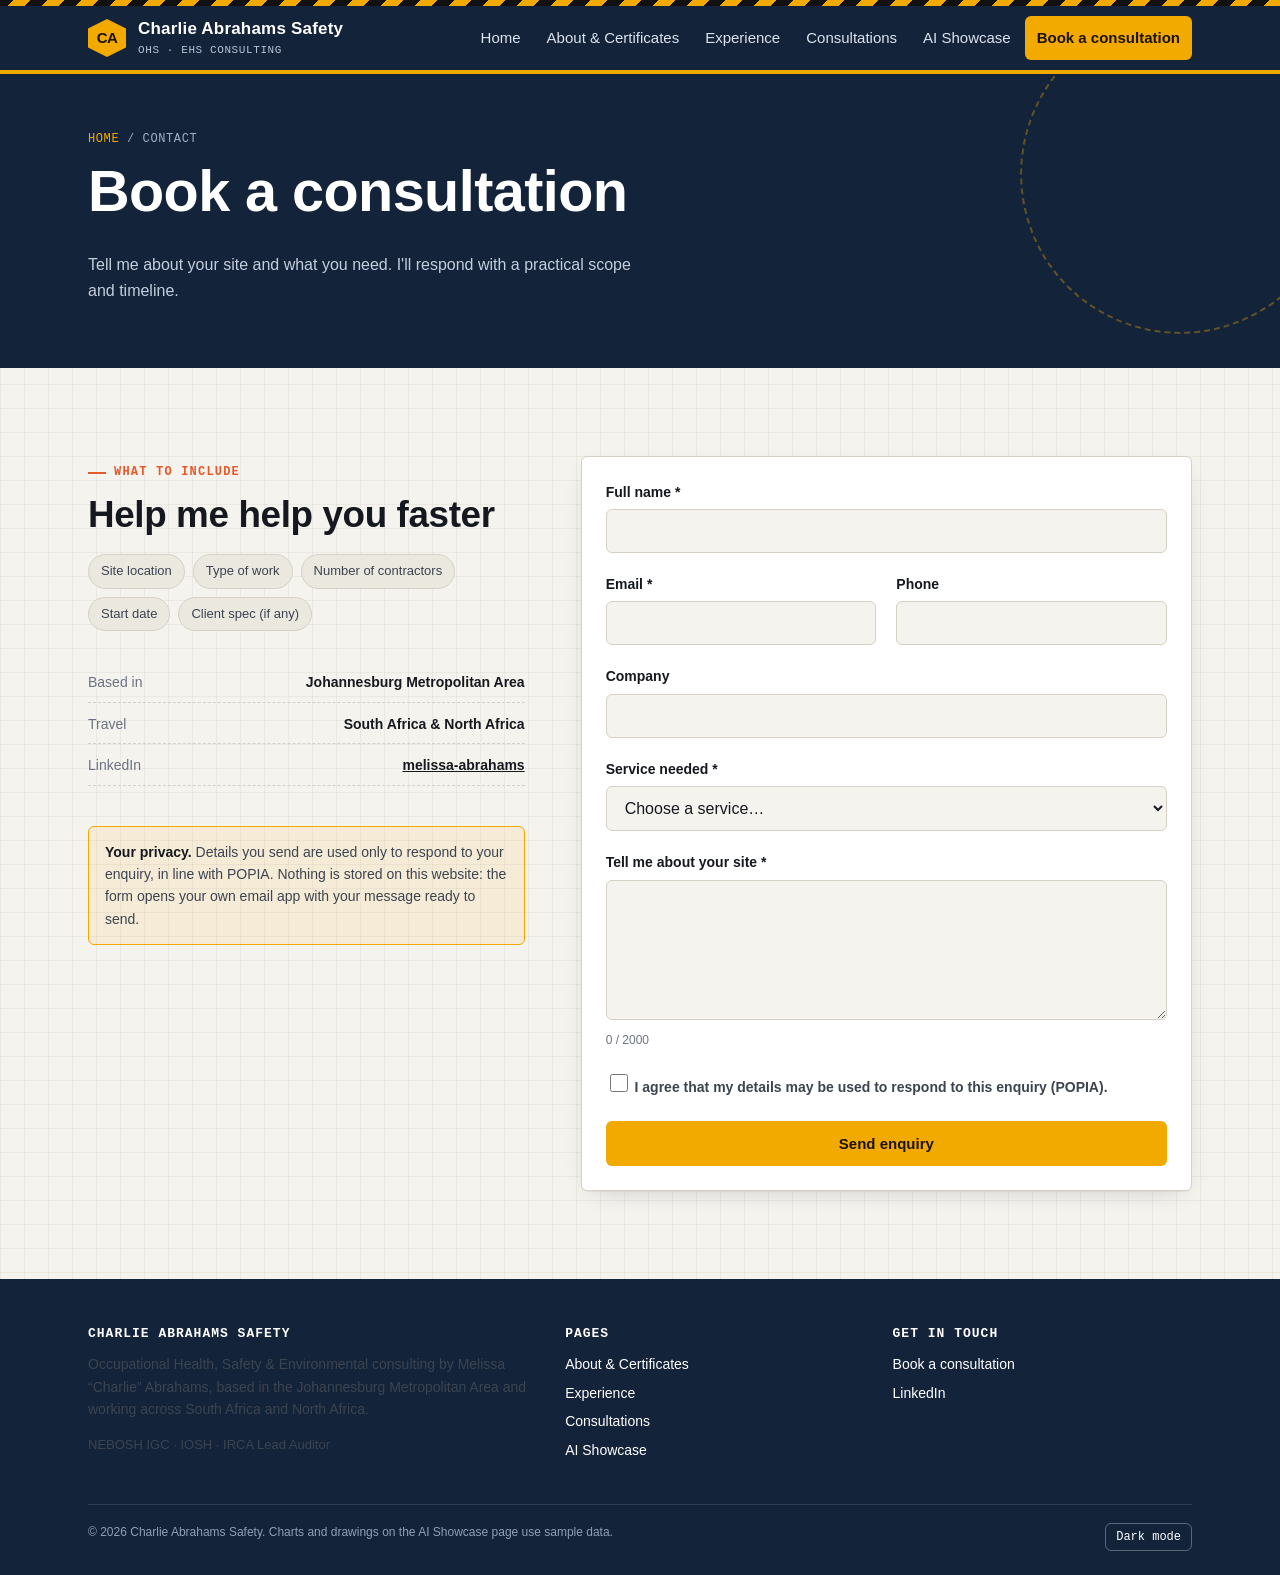
<file: contact.html>
<!doctype html>
<html lang="en-ZA" class="no-js">
<head>
<meta charset="utf-8">
<meta name="viewport" content="width=device-width, initial-scale=1">
<meta http-equiv="Content-Security-Policy" content="default-src 'self'; script-src 'self'; style-src 'self' https://fonts.googleapis.com; font-src https://fonts.gstatic.com; img-src 'self' data:; connect-src 'self'; form-action 'self' mailto:; base-uri 'self'; object-src 'none'; upgrade-insecure-requests">
<meta name="referrer" content="strict-origin-when-cross-origin">
<meta name="robots" content="noindex, nofollow">
<title>Contact | Charlie Abrahams Safety</title>
<meta name="description" content="Book an OHS consultation: Safety Files, risk assessments, audits and training.">
<meta property="og:title" content="Contact | Charlie Abrahams Safety">
<meta property="og:description" content="Book an OHS consultation: Safety Files, risk assessments, audits and training.">
<meta property="og:type" content="website">
<link rel="icon" href="assets/img/favicon.svg" type="image/svg+xml">
<link rel="preconnect" href="https://fonts.googleapis.com">
<link rel="preconnect" href="https://fonts.gstatic.com" crossorigin>
<link rel="stylesheet" href="https://fonts.googleapis.com/css2?family=Archivo:wght@600;700;800&amp;family=IBM+Plex+Mono:wght@400;500;600&amp;family=IBM+Plex+Sans:wght@400;500;600;700&amp;display=swap">
<link rel="stylesheet" href="assets/css/styles.css">
<script src="assets/js/main.js" defer></script>
<script src="assets/js/contact.js" defer></script>
</head>
<body>
<a class="skip" href="#main">Skip to content</a>
<header class="site-header">
  <div class="hazard-strip" aria-hidden="true"></div>
  <div class="wrap nav-bar">
    <a class="brand" href="index.html" aria-label="Charlie Abrahams Safety, home">
      <span class="brand-mark" aria-hidden="true">CA</span>
      <span class="brand-text"><strong>Charlie Abrahams Safety</strong><span>OHS &middot; EHS Consulting</span></span>
    </a>
    <button class="nav-toggle" type="button" aria-expanded="false" aria-controls="nav-links">Menu</button>
    <nav aria-label="Main"><ul class="nav-links" id="nav-links">
      <li><a href="index.html">Home</a></li><li><a href="about.html">About &amp; Certificates</a></li><li><a href="experience.html">Experience</a></li><li><a href="consultations.html">Consultations</a></li><li><a href="showcase.html">AI Showcase</a></li><li class="nav-cta"><a href="contact.html" aria-current="page">Book a consultation</a></li>
    </ul></nav>
  </div>
</header>
<main id="main">
<div class="page-hero">
  <div class="wrap">
    <div class="crumbs"><a href="index.html">Home</a> / Contact</div>
    <h1>Book a consultation</h1>
    <p>Tell me about your site and what you need. I'll respond with a practical scope and timeline.</p>
  </div>
</div>

<section>
  <div class="wrap two-col">
    <div>
      <div class="eyebrow">What to include</div>
      <h2>Help me help you faster</h2>
      <ul class="chips mt-1">
        <li class="chip">Site location</li>
        <li class="chip">Type of work</li>
        <li class="chip">Number of contractors</li>
        <li class="chip">Start date</li>
        <li class="chip">Client spec (if any)</li>
      </ul>
      <div class="kv mt-3">
        <div><span>Based in</span><b>Johannesburg Metropolitan Area</b></div>
        <div><span>Travel</span><b>South Africa &amp; North Africa</b></div>
        <div><span>LinkedIn</span><b><a href="https://www.linkedin.com/in/melissa-abrahams-84b50859/" rel="noopener noreferrer" target="_blank">melissa-abrahams</a></b></div>
      </div>
      <div class="notice mt-3">
        <div><strong>Your privacy.</strong> Details you send are used only to respond to your enquiry, in line with POPIA. Nothing is stored on this website: the form opens your own email app with your message ready to send.</div>
      </div>
    </div>

    <div class="card">
      <!-- TODO (before launch): set data-to to Melissa's business email address. -->
      <form id="contact-form" class="form" action="#" method="post" data-to="" autocomplete="on">
        <div class="field">
          <label for="f-name">Full name *</label>
          <input id="f-name" name="name" type="text" maxlength="80" autocomplete="name" required>
          <div class="err" aria-live="polite"></div>
        </div>
        <div class="grid g2">
          <div class="field">
            <label for="f-email">Email *</label>
            <input id="f-email" name="email" type="email" maxlength="120" autocomplete="email" inputmode="email" required>
            <div class="err" aria-live="polite"></div>
          </div>
          <div class="field">
            <label for="f-phone">Phone</label>
            <input id="f-phone" name="phone" type="tel" maxlength="20" autocomplete="tel" inputmode="tel">
            <div class="err" aria-live="polite"></div>
          </div>
        </div>
        <div class="field">
          <label for="f-company">Company</label>
          <input id="f-company" name="company" type="text" maxlength="120" autocomplete="organization">
          <div class="err" aria-live="polite"></div>
        </div>
        <div class="field">
          <label for="f-service">Service needed *</label>
          <select id="f-service" name="service" required>
            <option value="">Choose a service…</option>
            <option>Safety File compilation</option>
            <option>HIRA / risk assessment</option>
            <option>Fall Protection Plan</option>
            <option>ISO 45001 / IMS audit</option>
            <option>Incident investigation</option>
            <option>Training</option>
            <option>AI-assisted documentation</option>
            <option>Other</option>
          </select>
          <div class="err" aria-live="polite"></div>
        </div>
        <div class="field">
          <label for="f-message">Tell me about your site *</label>
          <textarea id="f-message" name="message" maxlength="2000" required></textarea>
          <div class="hint" id="msg-count">0 / 2000</div>
          <div class="err" aria-live="polite"></div>
        </div>
        <div class="hp" aria-hidden="true">
          <label for="f-website">Leave this field empty</label>
          <input id="f-website" name="website" type="text" tabindex="-1" autocomplete="off">
        </div>
        <div class="field">
          <label class="check"><input name="consent" type="checkbox" required> <span>I agree that my details may be used to respond to this enquiry (POPIA).</span></label>
          <div class="err" aria-live="polite"></div>
        </div>
        <div id="form-status" class="form-status" role="status" aria-live="polite"></div>
        <button class="btn btn-primary" type="submit">Send enquiry</button>
      </form>
    </div>
  </div>
</section>

</main>
<footer class="site-footer">
  <div class="wrap">
    <div class="foot-grid">
      <div>
        <h4>Charlie Abrahams Safety</h4>
        <p>Occupational Health, Safety &amp; Environmental consulting by Melissa &ldquo;Charlie&rdquo; Abrahams, based in the Johannesburg Metropolitan Area and working across South Africa and North Africa.</p>
        <p class="small">NEBOSH IGC &middot; IOSH &middot; IRCA Lead Auditor</p>
      </div>
      <div>
        <h4>Pages</h4>
        <ul>
          <li><a href="about.html">About &amp; Certificates</a></li>
          <li><a href="experience.html">Experience</a></li>
          <li><a href="consultations.html">Consultations</a></li>
          <li><a href="showcase.html">AI Showcase</a></li>
        </ul>
      </div>
      <div>
        <h4>Get in touch</h4>
        <ul>
          <li><a href="contact.html">Book a consultation</a></li>
          <li><a href="https://www.linkedin.com/in/melissa-abrahams-84b50859/" rel="noopener noreferrer" target="_blank">LinkedIn</a></li>
        </ul>
      </div>
    </div>
    <div class="foot-base">
      <span>&copy; <span data-year>2026</span> Charlie Abrahams Safety. Charts and drawings on the AI Showcase page use sample data.</span>
      <button class="theme-btn" type="button">Dark mode</button>
    </div>
  </div>
</footer>
</body>
</html>
</file>
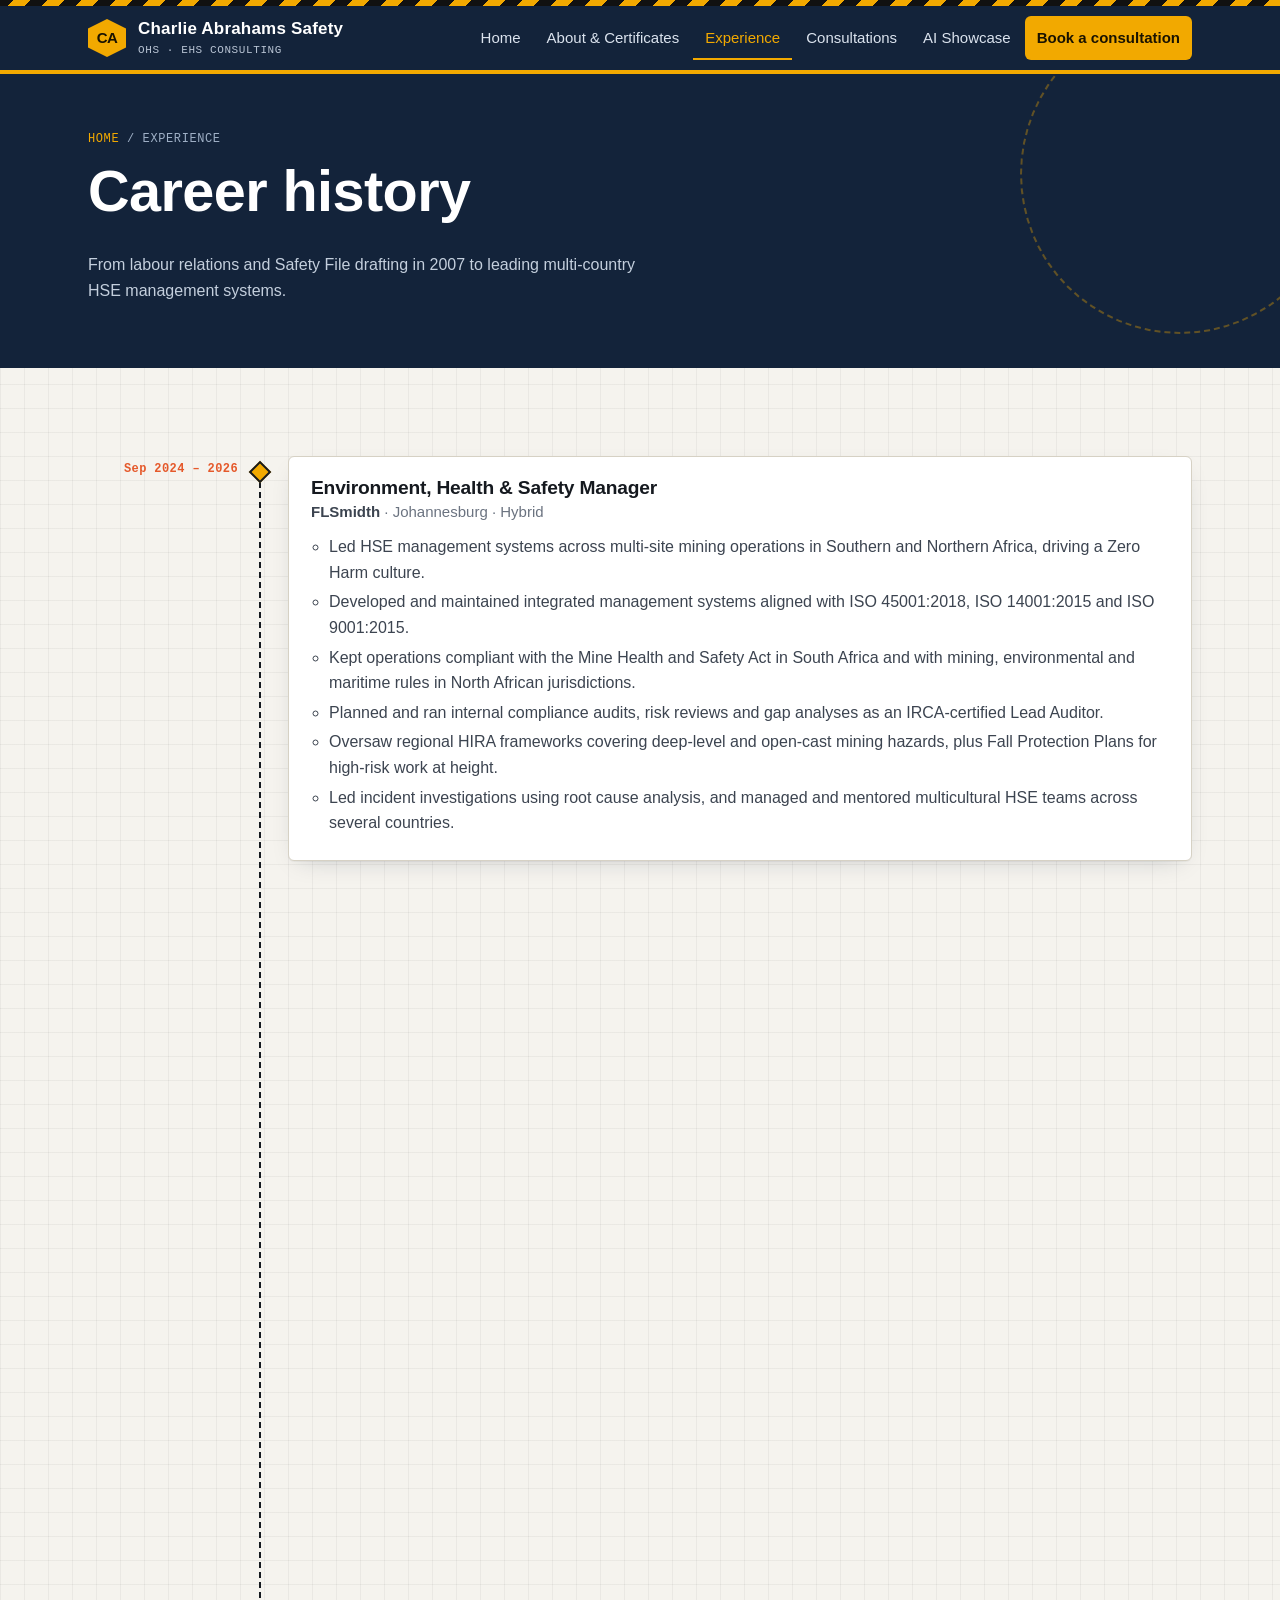
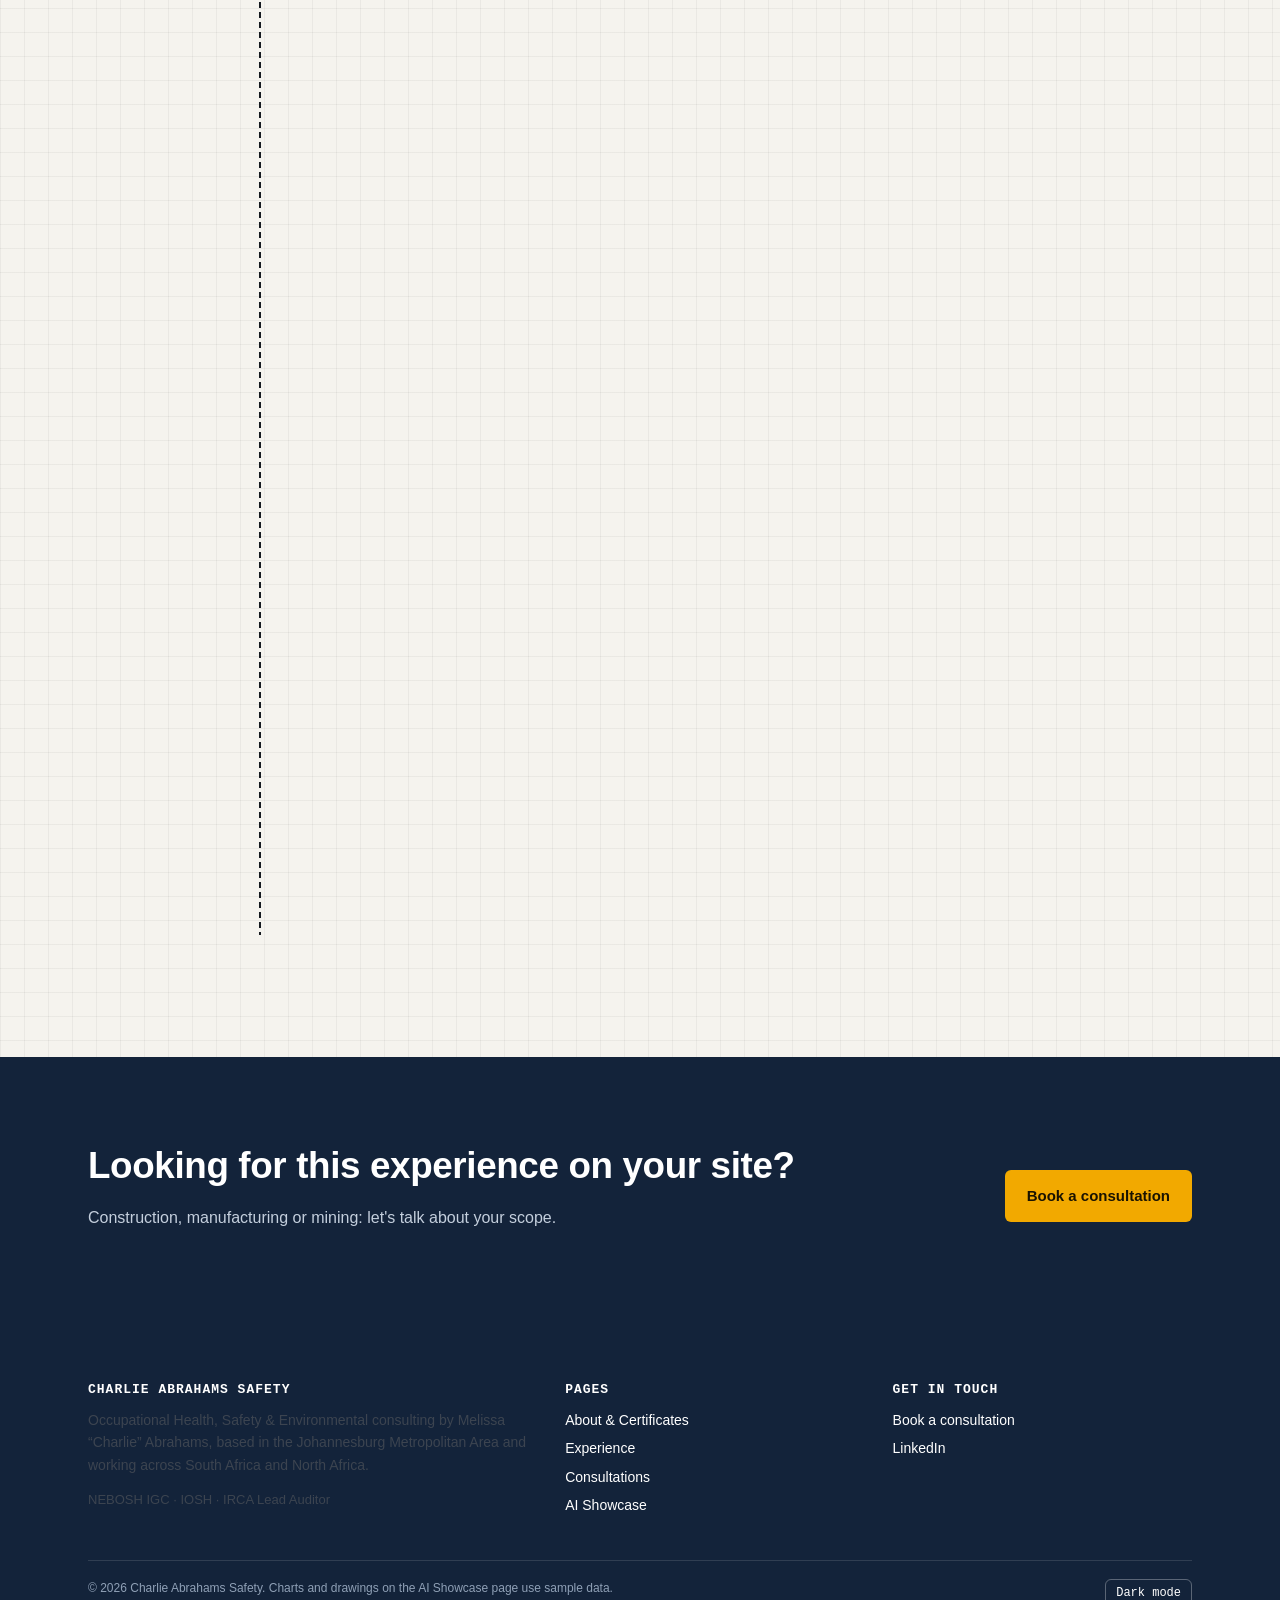
<file: experience.html>
<!doctype html>
<html lang="en-ZA" class="no-js">
<head>
<meta charset="utf-8">
<meta name="viewport" content="width=device-width, initial-scale=1">
<meta http-equiv="Content-Security-Policy" content="default-src 'self'; script-src 'self'; style-src 'self' https://fonts.googleapis.com; font-src https://fonts.gstatic.com; img-src 'self' data:; connect-src 'self'; form-action 'self' mailto:; base-uri 'self'; object-src 'none'; upgrade-insecure-requests">
<meta name="referrer" content="strict-origin-when-cross-origin">
<meta name="robots" content="noindex, nofollow">
<title>Experience | Charlie Abrahams Safety</title>
<meta name="description" content="Career history from labour and OHS consulting to EHS Manager across Southern and Northern African mining operations.">
<meta property="og:title" content="Experience | Charlie Abrahams Safety">
<meta property="og:description" content="Career history from labour and OHS consulting to EHS Manager across Southern and Northern African mining operations.">
<meta property="og:type" content="website">
<link rel="icon" href="assets/img/favicon.svg" type="image/svg+xml">
<link rel="preconnect" href="https://fonts.googleapis.com">
<link rel="preconnect" href="https://fonts.gstatic.com" crossorigin>
<link rel="stylesheet" href="https://fonts.googleapis.com/css2?family=Archivo:wght@600;700;800&amp;family=IBM+Plex+Mono:wght@400;500;600&amp;family=IBM+Plex+Sans:wght@400;500;600;700&amp;display=swap">
<link rel="stylesheet" href="assets/css/styles.css">
<script src="assets/js/main.js" defer></script>
</head>
<body>
<a class="skip" href="#main">Skip to content</a>
<header class="site-header">
  <div class="hazard-strip" aria-hidden="true"></div>
  <div class="wrap nav-bar">
    <a class="brand" href="index.html" aria-label="Charlie Abrahams Safety, home">
      <span class="brand-mark" aria-hidden="true">CA</span>
      <span class="brand-text"><strong>Charlie Abrahams Safety</strong><span>OHS &middot; EHS Consulting</span></span>
    </a>
    <button class="nav-toggle" type="button" aria-expanded="false" aria-controls="nav-links">Menu</button>
    <nav aria-label="Main"><ul class="nav-links" id="nav-links">
      <li><a href="index.html">Home</a></li><li><a href="about.html">About &amp; Certificates</a></li><li><a href="experience.html" aria-current="page">Experience</a></li><li><a href="consultations.html">Consultations</a></li><li><a href="showcase.html">AI Showcase</a></li><li class="nav-cta"><a href="contact.html">Book a consultation</a></li>
    </ul></nav>
  </div>
</header>
<main id="main">
<div class="page-hero">
  <div class="wrap">
    <div class="crumbs"><a href="index.html">Home</a> / Experience</div>
    <h1>Career history</h1>
    <p>From labour relations and Safety File drafting in 2007 to leading multi-country HSE management systems.</p>
  </div>
</div>

<section>
  <div class="wrap">
    <ol class="timeline">
      <li class="tl-item reveal">
        <div class="tl-date">Sep 2024 – 2026</div>
        <div class="card">
          <h3>Environment, Health &amp; Safety Manager</h3>
          <div class="tl-org">FLSmidth <span>&middot; Johannesburg &middot; Hybrid</span></div>
          <ul>
            <li>Led HSE management systems across multi-site mining operations in Southern and Northern Africa, driving a Zero Harm culture.</li>
            <li>Developed and maintained integrated management systems aligned with ISO 45001:2018, ISO 14001:2015 and ISO 9001:2015.</li>
            <li>Kept operations compliant with the Mine Health and Safety Act in South Africa and with mining, environmental and maritime rules in North African jurisdictions.</li>
            <li>Planned and ran internal compliance audits, risk reviews and gap analyses as an IRCA-certified Lead Auditor.</li>
            <li>Oversaw regional HIRA frameworks covering deep-level and open-cast mining hazards, plus Fall Protection Plans for high-risk work at height.</li>
            <li>Led incident investigations using root cause analysis, and managed and mentored multicultural HSE teams across several countries.</li>
          </ul>
        </div>
      </li>
      <li class="tl-item reveal">
        <div class="tl-date">May 2024 – Sep 2025</div>
        <div class="card">
          <h3>HSE Officer</h3>
          <div class="tl-org">FLSmidth <span>&middot; On-site</span></div>
          <p class="mt-0">On-site HSE support at FLSmidth before stepping into the regional management role.</p>
        </div>
      </li>
      <li class="tl-item reveal">
        <div class="tl-date">2023 – 2024</div>
        <div class="card">
          <h3>Safety Officer</h3>
          <div class="tl-org">Solatricity <span>&middot; Multiple mine sites</span></div>
          <ul>
            <li>Drafted and implemented Safety Files, risk assessments, job risk assessments, permits to work and safe work procedures.</li>
            <li>Helped roll out OHS policies and programmes and advised on safety across several mine sites.</li>
            <li>Investigated incidents and stopped unsafe acts on site; supported onboarding and mine-portal compliance.</li>
            <li>Delivered internal training on company and mine-specific safety procedures.</li>
          </ul>
        </div>
      </li>
      <li class="tl-item reveal">
        <div class="tl-date">2019 – 2023</div>
        <div class="card">
          <h3>Safety Officer</h3>
          <div class="tl-org">Optimum Fire Protection <span>&middot; Gauteng, Western Cape, Eastern Cape, Mpumalanga</span></div>
          <ul>
            <li>Managed health and safety on construction projects across four provinces.</li>
            <li>Developed OHS policies, conducted risk assessments and kept procedures in line with current legislation.</li>
            <li>Ran monthly internal safety audits and client audits, and chaired Safety Committee meetings across project sites.</li>
            <li>Organised OHS training for employees and executives, and oversaw the handling of hazardous substances.</li>
          </ul>
        </div>
      </li>
      <li class="tl-item reveal">
        <div class="tl-date">Mar 2017 – Aug 2019</div>
        <div class="card">
          <h3>Safety Officer &amp; OHS Administrator</h3>
          <div class="tl-org">Lomar Printers <span>&middot; Johannesburg</span></div>
          <ul>
            <li>Conducted daily, weekly and monthly inspections of equipment, machinery, PPE and work practices.</li>
            <li>Investigated incidents, implemented corrective measures and produced monthly LTI reports.</li>
            <li>Managed COIDA administration and chaired quarterly safety meetings.</li>
            <li>Supported HR with contracts, job descriptions, skills development and training analysis reports.</li>
          </ul>
        </div>
      </li>
      <li class="tl-item reveal">
        <div class="tl-date">2016</div>
        <div class="card">
          <h3>Administrative Assistant</h3>
          <div class="tl-org">Unitrans <span>&middot; Tulisa Park</span></div>
          <p class="mt-0">Trip loading and approvals, cross-border documentation checks and invoicing.</p>
        </div>
      </li>
      <li class="tl-item reveal">
        <div class="tl-date">Jun 2014 – 2016</div>
        <div class="card">
          <h3>Safety Officer</h3>
          <div class="tl-org">Akhane Construction <span>&middot; Jetpark; Unilever Ice Cream Factory and Nampak Bottling Plant projects</span></div>
          <ul>
            <li>Managed site risks and hazards, and investigated incidents and injuries to implement corrective actions.</li>
            <li>Ran monthly audits of subcontractor Safety Files with detailed shortfall reports.</li>
            <li>Prepared safety plans for construction projects and liaised with clients, subcontractors and statutory bodies.</li>
          </ul>
        </div>
      </li>
      <li class="tl-item reveal">
        <div class="tl-date">2008 – 2009</div>
        <div class="card">
          <h3>Transport Officer</h3>
          <div class="tl-org">South African Social Security Agency (SASSA)</div>
          <p class="mt-0">Fleet records and analysis, vehicle servicing, breakdown recovery and accident procedures for SASSA vehicles.</p>
        </div>
      </li>
      <li class="tl-item reveal">
        <div class="tl-date">Jul 2007 – Aug 2013</div>
        <div class="card">
          <h3>Labour &amp; OHS Consultant</h3>
          <div class="tl-org">CJ Labour &amp; OHS Consultants <span>&middot; Klerksdorp</span></div>
          <ul>
            <li>Audited construction sites across several provinces and drafted Safety Files, safety plans and audit reports.</li>
            <li>Prepared UIF and COIDA documentation and liaised with clients and statutory bodies.</li>
            <li>Drafted Employment Equity Plans, Skills Development Plans and employment contracts, and helped clients prepare CCMA documentation.</li>
          </ul>
        </div>
      </li>
    </ol>
  </div>
</section>

<section class="band-dark">
  <div class="wrap cta">
    <div>
      <h2>Looking for this experience on your site?</h2>
      <p>Construction, manufacturing or mining: let's talk about your scope.</p>
    </div>
    <a class="btn btn-primary" href="contact.html">Book a consultation</a>
  </div>
</section>

</main>
<footer class="site-footer">
  <div class="wrap">
    <div class="foot-grid">
      <div>
        <h4>Charlie Abrahams Safety</h4>
        <p>Occupational Health, Safety &amp; Environmental consulting by Melissa &ldquo;Charlie&rdquo; Abrahams, based in the Johannesburg Metropolitan Area and working across South Africa and North Africa.</p>
        <p class="small">NEBOSH IGC &middot; IOSH &middot; IRCA Lead Auditor</p>
      </div>
      <div>
        <h4>Pages</h4>
        <ul>
          <li><a href="about.html">About &amp; Certificates</a></li>
          <li><a href="experience.html">Experience</a></li>
          <li><a href="consultations.html">Consultations</a></li>
          <li><a href="showcase.html">AI Showcase</a></li>
        </ul>
      </div>
      <div>
        <h4>Get in touch</h4>
        <ul>
          <li><a href="contact.html">Book a consultation</a></li>
          <li><a href="https://www.linkedin.com/in/melissa-abrahams-84b50859/" rel="noopener noreferrer" target="_blank">LinkedIn</a></li>
        </ul>
      </div>
    </div>
    <div class="foot-base">
      <span>&copy; <span data-year>2026</span> Charlie Abrahams Safety. Charts and drawings on the AI Showcase page use sample data.</span>
      <button class="theme-btn" type="button">Dark mode</button>
    </div>
  </div>
</footer>
</body>
</html>
</file>
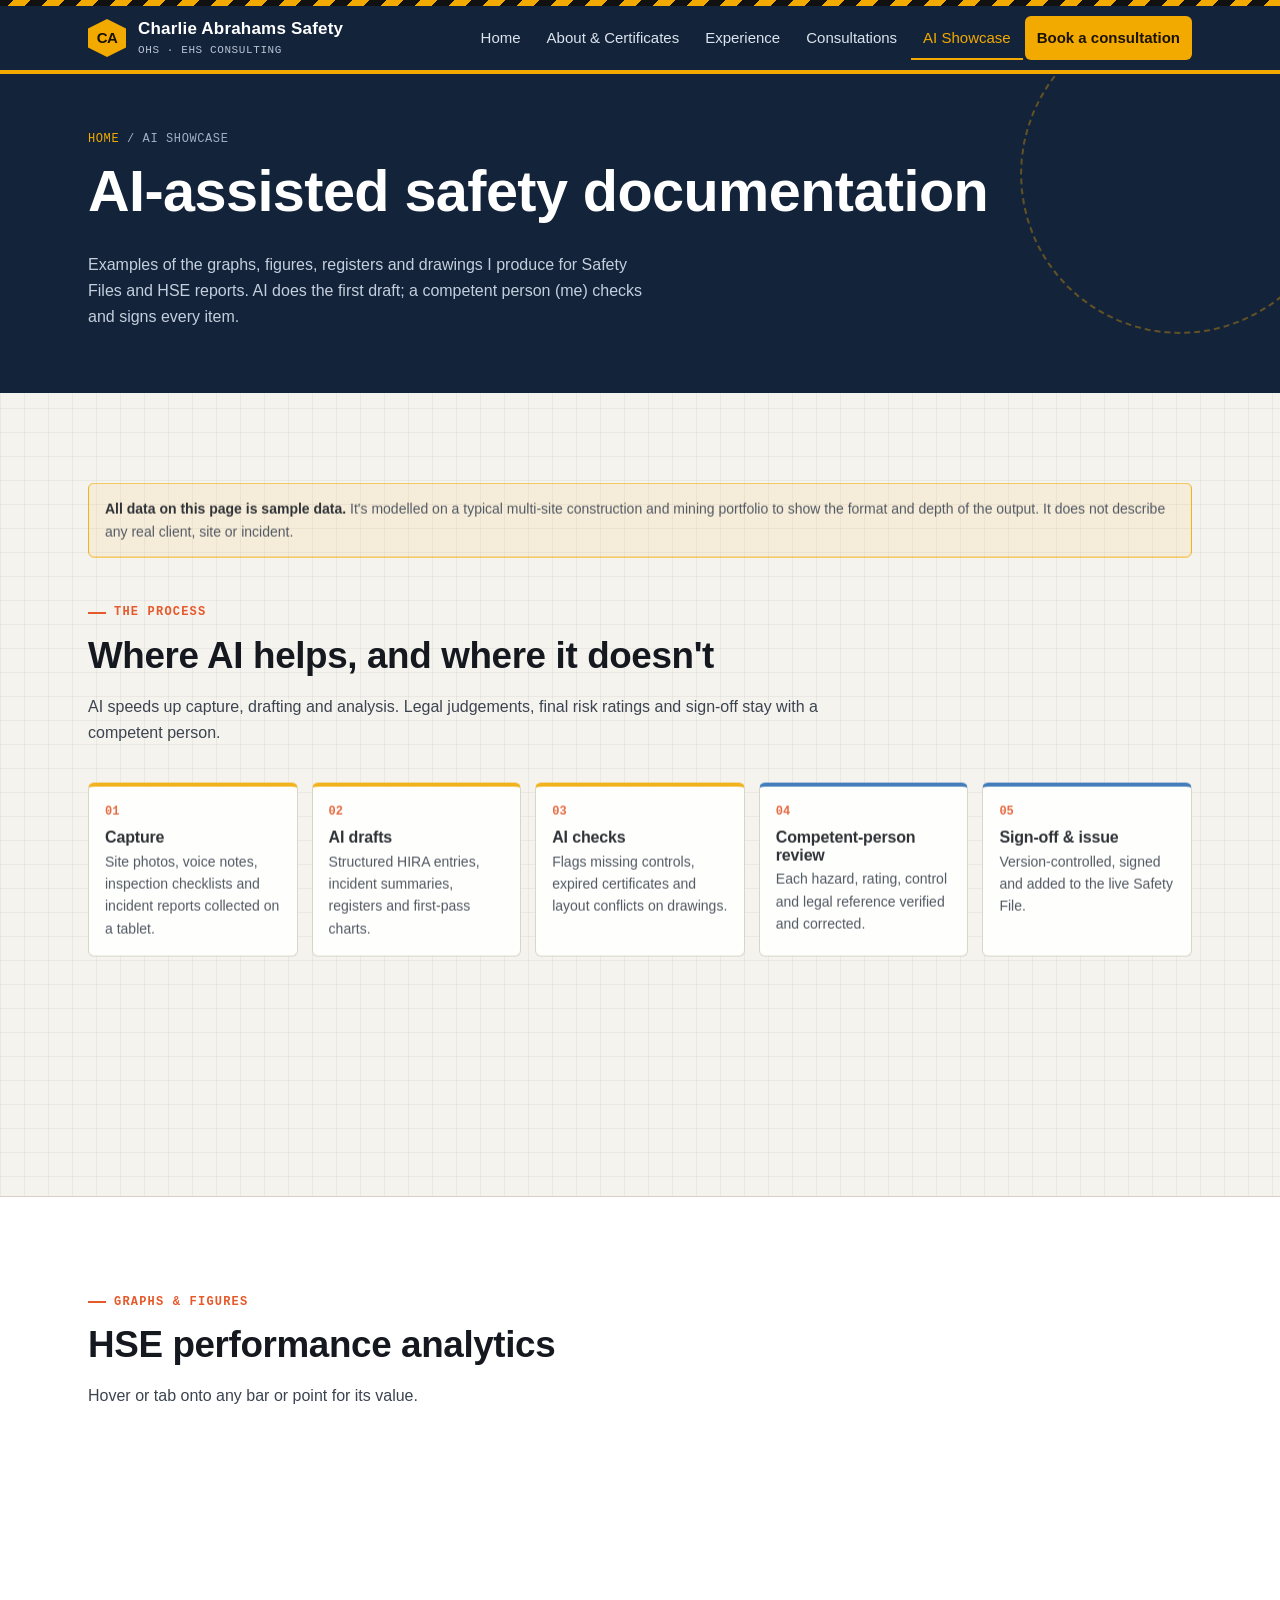
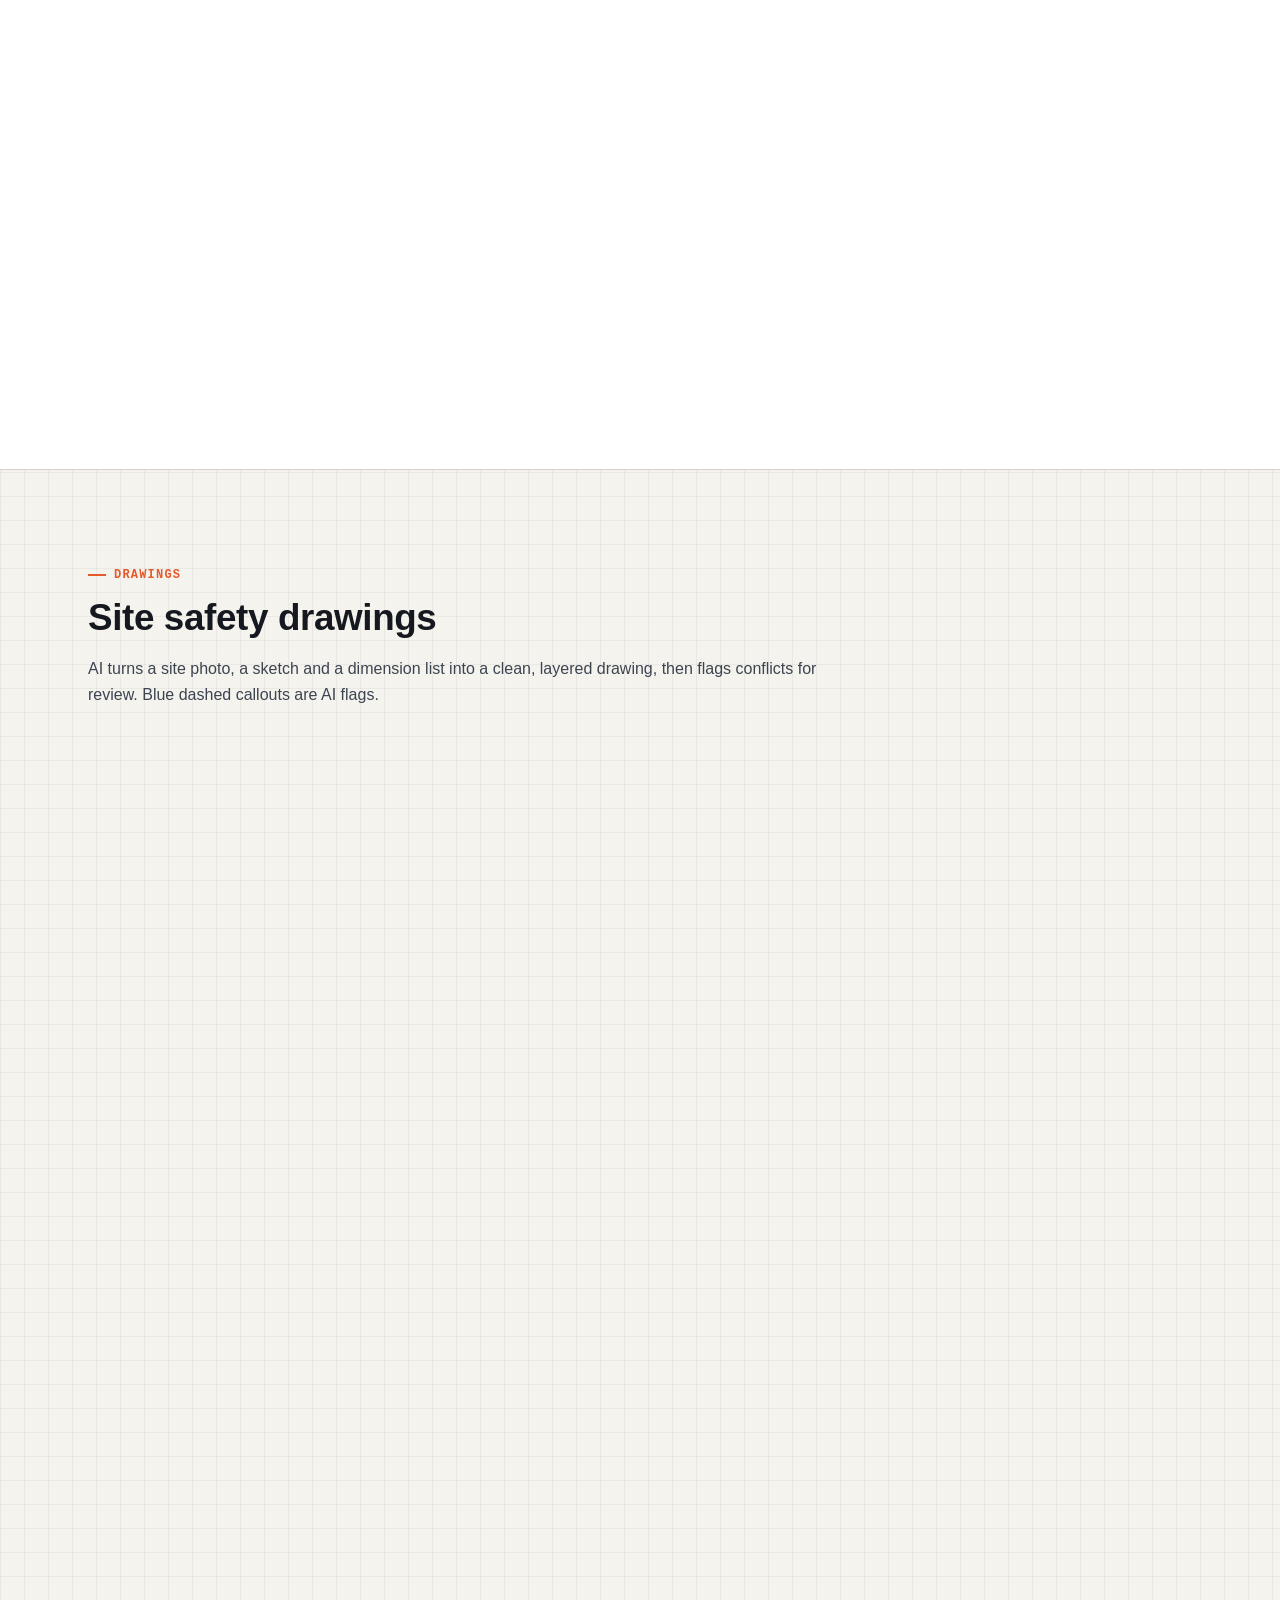
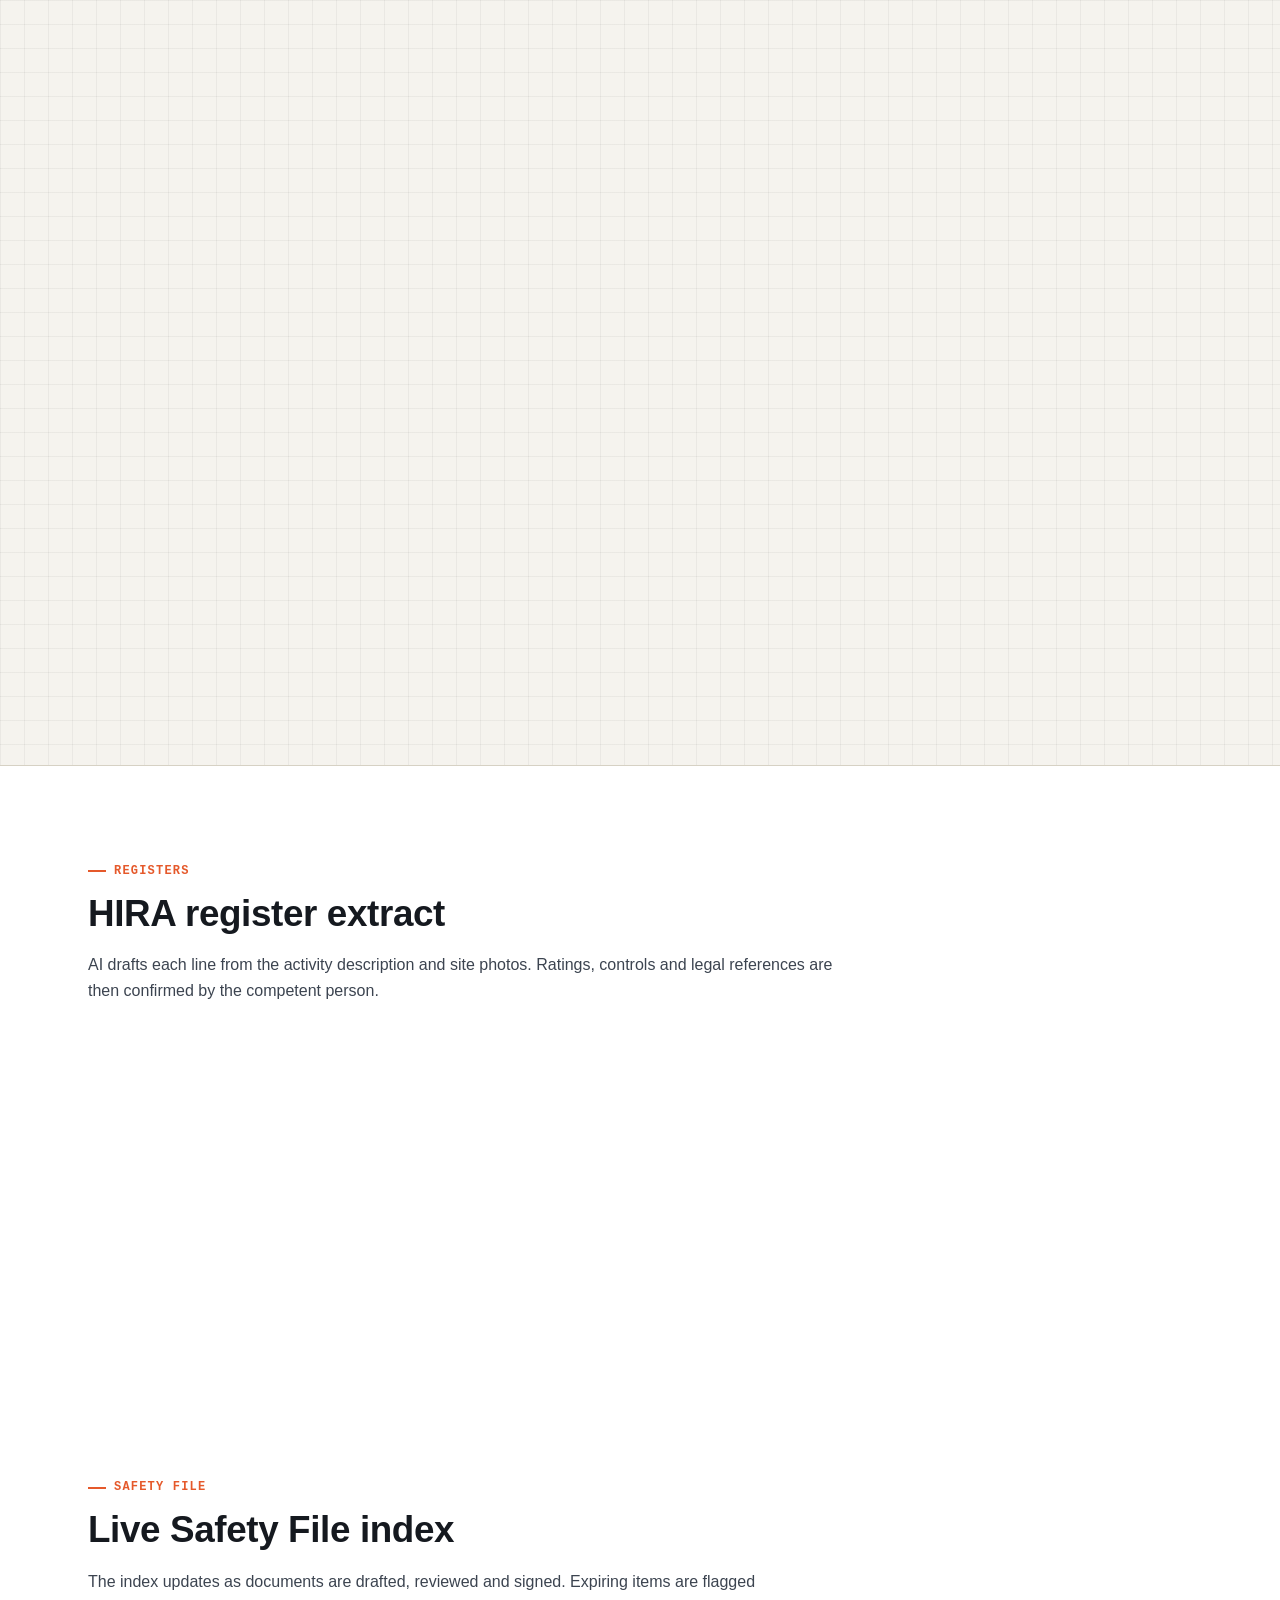
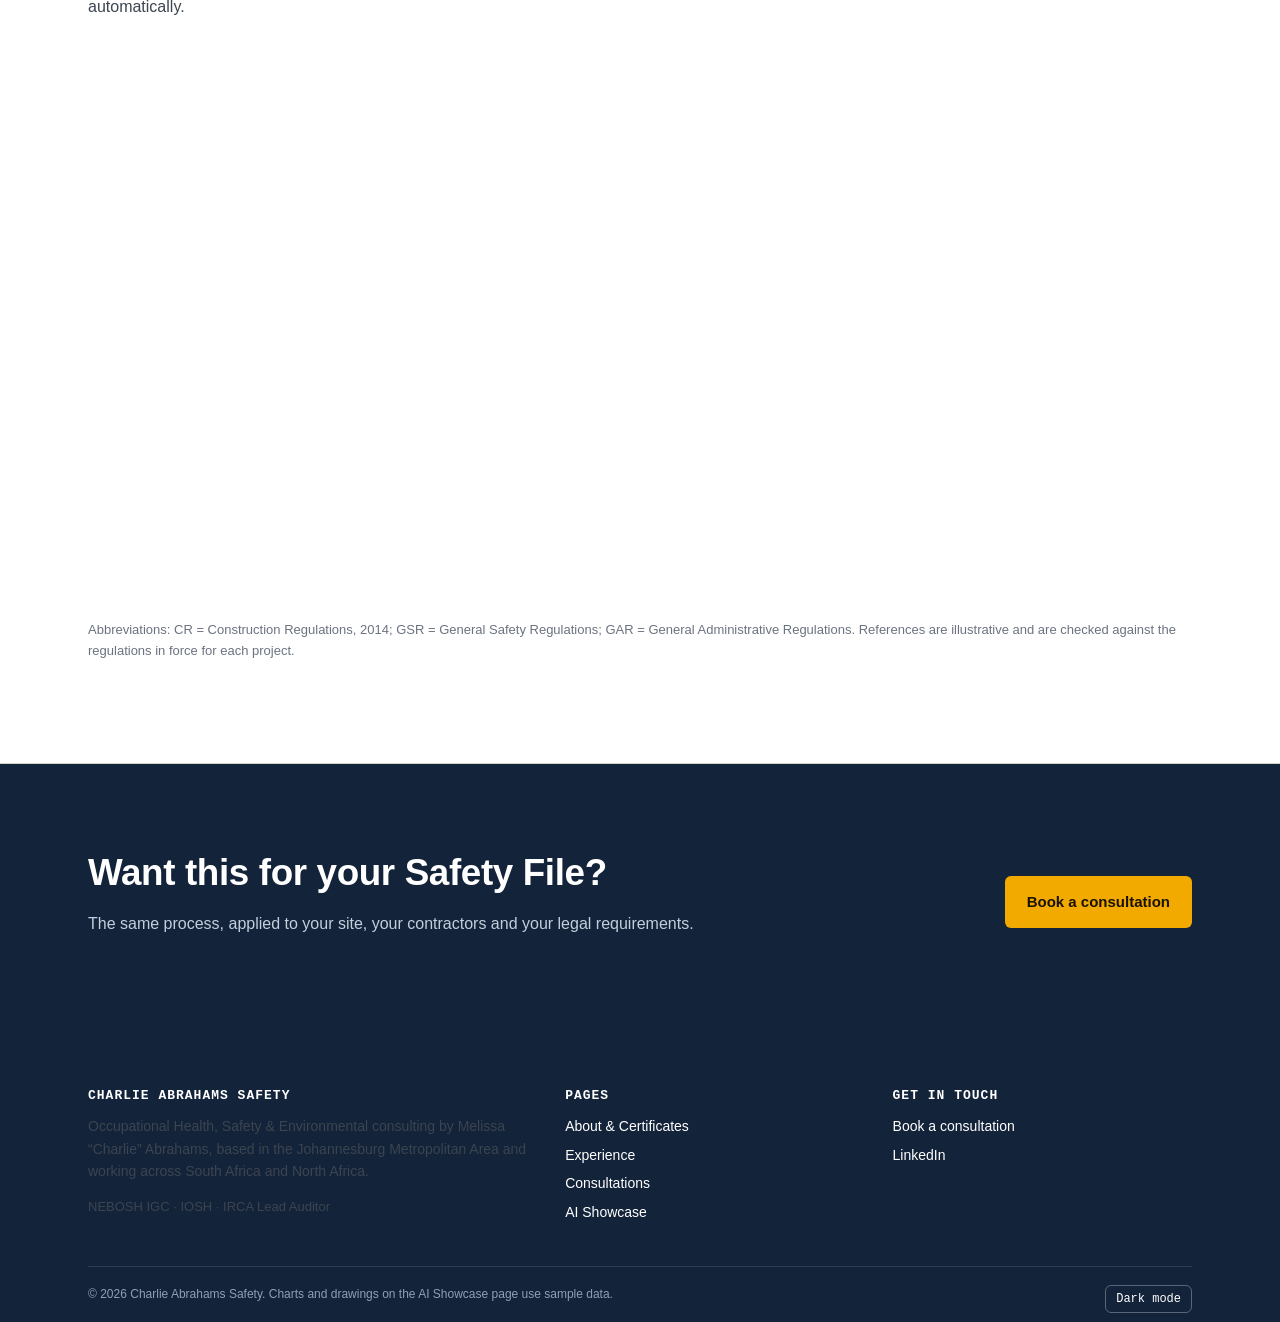
<file: showcase.html>
<!doctype html>
<html lang="en-ZA" class="no-js">
<head>
<meta charset="utf-8">
<meta name="viewport" content="width=device-width, initial-scale=1">
<meta http-equiv="Content-Security-Policy" content="default-src 'self'; script-src 'self'; style-src 'self' https://fonts.googleapis.com; font-src https://fonts.gstatic.com; img-src 'self' data:; connect-src 'self'; form-action 'self' mailto:; base-uri 'self'; object-src 'none'; upgrade-insecure-requests">
<meta name="referrer" content="strict-origin-when-cross-origin">
<meta name="robots" content="noindex, nofollow">
<title>AI-Assisted Safety Documentation | Charlie Abrahams Safety</title>
<meta name="description" content="Sample charts, risk matrices, HIRA registers and site safety drawings produced with an AI-assisted, competent-person-reviewed documentation process.">
<meta property="og:title" content="AI-Assisted Safety Documentation | Charlie Abrahams Safety">
<meta property="og:description" content="Sample charts, risk matrices, HIRA registers and site safety drawings produced with an AI-assisted, competent-person-reviewed documentation process.">
<meta property="og:type" content="website">
<link rel="icon" href="assets/img/favicon.svg" type="image/svg+xml">
<link rel="preconnect" href="https://fonts.googleapis.com">
<link rel="preconnect" href="https://fonts.gstatic.com" crossorigin>
<link rel="stylesheet" href="https://fonts.googleapis.com/css2?family=Archivo:wght@600;700;800&amp;family=IBM+Plex+Mono:wght@400;500;600&amp;family=IBM+Plex+Sans:wght@400;500;600;700&amp;display=swap">
<link rel="stylesheet" href="assets/css/styles.css">
<script src="assets/js/main.js" defer></script>
<script src="assets/js/charts.js" defer></script>
</head>
<body>
<a class="skip" href="#main">Skip to content</a>
<header class="site-header">
  <div class="hazard-strip" aria-hidden="true"></div>
  <div class="wrap nav-bar">
    <a class="brand" href="index.html" aria-label="Charlie Abrahams Safety, home">
      <span class="brand-mark" aria-hidden="true">CA</span>
      <span class="brand-text"><strong>Charlie Abrahams Safety</strong><span>OHS &middot; EHS Consulting</span></span>
    </a>
    <button class="nav-toggle" type="button" aria-expanded="false" aria-controls="nav-links">Menu</button>
    <nav aria-label="Main"><ul class="nav-links" id="nav-links">
      <li><a href="index.html">Home</a></li><li><a href="about.html">About &amp; Certificates</a></li><li><a href="experience.html">Experience</a></li><li><a href="consultations.html">Consultations</a></li><li><a href="showcase.html" aria-current="page">AI Showcase</a></li><li class="nav-cta"><a href="contact.html">Book a consultation</a></li>
    </ul></nav>
  </div>
</header>
<main id="main">
<div class="page-hero">
  <div class="wrap">
    <div class="crumbs"><a href="index.html">Home</a> / AI Showcase</div>
    <h1>AI-assisted safety documentation</h1>
    <p>Examples of the graphs, figures, registers and drawings I produce for Safety Files and HSE reports. AI does the first draft; a competent person (me) checks and signs every item.</p>
  </div>
</div>

<section>
  <div class="wrap">
    <div class="notice reveal">
      <div><strong>All data on this page is sample data.</strong> It's modelled on a typical multi-site construction and mining portfolio to show the format and depth of the output. It does not describe any real client, site or incident.</div>
    </div>

    <div class="section-head mt-3">
      <div class="eyebrow">The process</div>
      <h2>Where AI helps, and where it doesn't</h2>
      <p>AI speeds up capture, drafting and analysis. Legal judgements, final risk ratings and sign-off stay with a competent person.</p>
    </div>
    <ol class="flow">
      <li class="reveal"><h4>Capture</h4><p>Site photos, voice notes, inspection checklists and incident reports collected on a tablet.</p></li>
      <li class="reveal"><h4>AI drafts</h4><p>Structured HIRA entries, incident summaries, registers and first-pass charts.</p></li>
      <li class="reveal"><h4>AI checks</h4><p>Flags missing controls, expired certificates and layout conflicts on drawings.</p></li>
      <li class="human reveal"><h4>Competent-person review</h4><p>Each hazard, rating, control and legal reference verified and corrected.</p></li>
      <li class="human reveal"><h4>Sign-off &amp; issue</h4><p>Version-controlled, signed and added to the live Safety File.</p></li>
    </ol>

    <div class="stats mt-3 reveal">
      <div class="stat"><b>38 → 14 h</b><span>Safety File compile time (sample)</span></div>
      <div class="stat"><b>Monthly</b><span>Trend reports, up from quarterly</span></div>
      <div class="stat"><b>100%</b><span>Items reviewed by a competent person</span></div>
      <div class="stat"><b>0</b><span>AI outputs issued unsigned</span></div>
    </div>
  </div>
</section>

<section class="band">
  <div class="wrap">
    <div class="section-head">
      <div class="eyebrow">Graphs &amp; figures</div>
      <h2>HSE performance analytics</h2>
      <p>Hover or tab onto any bar or point for its value.</p>
    </div>

    <div class="grid g2">
      <figure class="fig span-2 reveal">
        <div class="fig-head"><h3>Reporting culture: near misses up, incidents down</h3><span class="fig-id">FIG-01 &middot; Jan–Oct 2026</span></div>
        <div class="fig-body chart" data-chart="indicators"></div>
        <div class="fig-foot">
          <div class="legend"><span><i class="lg-blue"></i>Near-miss reports (leading)</span><span><i class="lg-red"></i>Recordable incidents (lagging)</span></div>
        </div>
        <figcaption class="fig-foot"><span class="ai-tag">AI-collated from 412 site reports</span><span>Reviewed &amp; signed: M. Abrahams</span></figcaption>
      </figure>

      <figure class="fig reveal">
        <div class="fig-head"><h3>LTIFR, rolling 12 months</h3><span class="fig-id">FIG-02</span></div>
        <div class="fig-body chart" data-chart="ltifr"></div>
        <figcaption class="fig-foot"><span class="ai-tag">Auto-calculated from man-hours register</span><span>LTIFR per 200,000 hours worked</span></figcaption>
      </figure>

      <figure class="fig reveal">
        <div class="fig-head"><h3>Incident root causes (Pareto)</h3><span class="fig-id">FIG-03</span></div>
        <div class="fig-body chart" data-chart="pareto"></div>
        <figcaption class="fig-foot"><span class="ai-tag">AI-coded from 49 investigation reports</span><span>Codes confirmed during RCA review</span></figcaption>
      </figure>

      <figure class="fig span-2 reveal">
        <div class="fig-head"><h3>Safety File compliance by element</h3><span class="fig-id">FIG-04 &middot; Site 02 audit</span></div>
        <div class="fig-body chart" data-chart="compliance"></div>
        <div class="fig-foot">
          <div class="legend"><span><i class="lg-green"></i>&ge; 90% compliant</span><span><i class="lg-amber"></i>75–89%</span><span><i class="lg-red"></i>&lt; 75%: corrective action</span></div>
        </div>
        <figcaption class="fig-foot"><span class="ai-tag">AI pre-scored from audit checklist photos</span><span>CR = Construction Regulations, 2014</span></figcaption>
      </figure>

      <figure class="fig reveal">
        <div class="fig-head"><h3>Risk profile: before and after controls</h3><span class="fig-id">FIG-05 &middot; Baseline HIRA</span></div>
        <div class="fig-body">
          <div class="tabs" role="group" aria-label="Choose risk matrix">
            <button class="tab" type="button" data-matrix-tab="inherent" aria-selected="true">Inherent risk</button>
            <button class="tab" type="button" data-matrix-tab="residual" aria-selected="false">Residual risk</button>
          </div>
          <div class="matrix-wrap">
            <div data-matrix></div>
          </div>
          <p class="small muted mt-1" data-matrix-summary></p>
          <p class="small muted">L = likelihood (1–5), C = consequence (1–5). Cell numbers count hazards; corner numbers show the L&times;C score.</p>
        </div>
        <div class="fig-foot">
          <div class="legend"><span><i class="lg-green"></i>Low 1–4</span><span><i class="lg-amber"></i>Medium 5–9</span><span><i class="lg-orange"></i>High 10–16</span><span><i class="lg-red"></i>Extreme 20–25</span></div>
        </div>
      </figure>

      <figure class="fig reveal">
        <div class="fig-head"><h3>Training completion by site</h3><span class="fig-id">FIG-06</span></div>
        <div class="fig-body">
          <div class="chart" data-chart="training"></div>
          <h4 class="mt-2 small">Expiring in the next 30 days</h4>
          <div class="table-wrap">
            <table>
              <thead><tr><th>Certificate</th><th>Site</th><th>People</th></tr></thead>
              <tbody>
                <tr><td>First aid level 1</td><td>Site 03</td><td><span class="badge b-red">3</span></td></tr>
                <tr><td>Working at height</td><td>Site 02</td><td><span class="badge b-amber">2</span></td></tr>
                <tr><td>Medical certificate of fitness</td><td>Site 01</td><td><span class="badge b-amber">2</span></td></tr>
                <tr><td>Mobile crane operator</td><td>Site 04</td><td><span class="badge b-amber">1</span></td></tr>
              </tbody>
            </table>
          </div>
        </div>
        <figcaption class="fig-foot"><span class="ai-tag">Synced from training matrix</span><span>Expiring certificates flagged 30 days ahead</span></figcaption>
      </figure>
    </div>
  </div>
</section>

<section>
  <div class="wrap">
    <div class="section-head">
      <div class="eyebrow">Drawings</div>
      <h2>Site safety drawings</h2>
      <p>AI turns a site photo, a sketch and a dimension list into a clean, layered drawing, then flags conflicts for review. Blue dashed callouts are AI flags.</p>
    </div>

    <figure class="sheet drawing reveal">
      <div class="sheet-body">
        <svg viewBox="0 0 800 520" role="img" aria-labelledby="dw1-title dw1-desc">
          <title id="dw1-title">Site safety layout plan (sample)</title>
          <desc id="dw1-desc">Plan view of a construction site showing the vehicle route, pedestrian walkway, building under construction with scaffolding, crane exclusion zone, excavation, site office, first aid station, emergency assembly point and fire extinguishers. Two AI flags highlight a walkway crossing and a laydown area inside the crane exclusion zone.</desc>
          <defs>
            <marker id="arrow" viewBox="0 0 10 10" refX="5" refY="5" markerWidth="7" markerHeight="7" orient="auto-start-reverse"><path d="M0,0 L10,5 L0,10 z" class="arrow-head"/></marker>
            <pattern id="hatch" width="8" height="8" patternUnits="userSpaceOnUse" patternTransform="rotate(45)"><line x1="0" y1="0" x2="0" y2="8" class="dw-thin"/></pattern>
          </defs>
          <rect x="0" y="0" width="800" height="520" class="dw-bg"/>

          <!-- Site boundary -->
          <rect x="30" y="30" width="740" height="400" class="dw-line"/>
          <text x="38" y="24" class="t-sm">SITE BOUNDARY: 2.1 m PALISADE FENCE</text>

          <!-- Vehicle route -->
          <rect x="70" y="110" width="60" height="320" class="dw-road"/>
          <rect x="70" y="110" width="540" height="50" class="dw-road"/>
          <polyline points="100,430 100,135 610,135" class="dw-road-mark"/>
          <text x="140" y="152" class="t-sm">VEHICLE ROUTE: 10 km/h</text>
          <text x="82" y="446" class="t-b">MAIN GATE</text>

          <!-- Pedestrian walkway -->
          <rect x="40" y="380" width="530" height="22" class="dw-walk"/>
          <rect x="548" y="180" width="22" height="222" class="dw-walk"/>
          <text x="300" y="395" class="t-sm">PEDESTRIAN WALKWAY</text>

          <!-- Building + scaffold -->
          <rect x="255" y="190" width="250" height="160" class="dw-dash"/>
          <rect x="267" y="202" width="226" height="136" class="dw-fill"/>
          <text x="380" y="262" text-anchor="middle" class="t-b">BLOCK A</text>
          <text x="380" y="278" text-anchor="middle" class="t-sm">UNDER CONSTRUCTION: 3 STOREYS</text>
          <text x="258" y="184" class="t-sm">SCAFFOLD (TAGGED, WEEKLY INSPECTION)</text>

          <!-- Excavation -->
          <rect x="400" y="45" width="130" height="32" class="dw-hatch"/>
          <rect x="390" y="38" width="150" height="46" class="dw-excl"/>
          <text x="465" y="98" text-anchor="middle" class="t-sm">EXCAVATION 2.4 m: BARRICADE 1 m FROM EDGE</text>

          <!-- Crane exclusion -->
          <circle cx="660" cy="270" r="95" class="dw-excl"/>
          <rect x="645" y="255" width="30" height="30" class="dw-fill"/>
          <text x="660" y="300" text-anchor="middle" class="t-b">CRANE</text>
          <text x="660" y="172" text-anchor="middle" class="t-red">EXCLUSION ZONE r = 18 m</text>
          <line x1="660" y1="270" x2="745" y2="228" class="dw-arrow"/>

          <!-- Laydown overlapping exclusion -->
          <rect x="610" y="320" width="120" height="70" class="dw-fill"/>
          <text x="670" y="350" text-anchor="middle" class="t-sm">MATERIAL</text>
          <text x="670" y="363" text-anchor="middle" class="t-sm">LAYDOWN</text>

          <!-- Welfare -->
          <rect x="160" y="45" width="100" height="45" class="dw-fill"/>
          <text x="210" y="72" text-anchor="middle" class="t-b">SITE OFFICE</text>
          <rect x="275" y="45" width="80" height="45" class="dw-fill"/>
          <rect x="285" y="56" width="24" height="24" class="dw-green"/>
          <rect x="294" y="60" width="6" height="16" class="dw-bg"/>
          <rect x="289" y="65" width="16" height="6" class="dw-bg"/>
          <text x="314" y="66" class="t-sm">FIRST</text>
          <text x="314" y="78" class="t-sm">AID</text>

          <!-- Emergency assembly point -->
          <rect x="690" y="45" width="60" height="45" class="dw-green"/>
          <text x="720" y="72" text-anchor="middle" class="t-w">EAP</text>
          <text x="720" y="104" text-anchor="middle" class="t-sm">ASSEMBLY POINT</text>

          <!-- Fire extinguishers -->
          <g>
            <circle cx="270" cy="105" r="8" class="dw-red"/><text x="270" y="109" text-anchor="middle" class="t-w">F</text>
            <circle cx="210" cy="365" r="8" class="dw-red"/><text x="210" y="369" text-anchor="middle" class="t-w">F</text>
            <circle cx="518" cy="210" r="8" class="dw-red"/><text x="518" y="214" text-anchor="middle" class="t-w">F</text>
            <circle cx="595" cy="415" r="8" class="dw-red"/><text x="595" y="419" text-anchor="middle" class="t-w">F</text>
          </g>

          <!-- AI flag 1: walkway crossing -->
          <circle cx="100" cy="391" r="26" class="dw-ai"/>
          <polyline points="118,372 150,320" class="dw-ai-line"/>
          <rect x="146" y="312" width="8" height="8" class="dw-blue"/>
          <text x="140" y="232" class="t-ai">AI FLAG 01</text>
          <text x="140" y="248" class="t-ai">Walkway crosses</text>
          <text x="140" y="262" class="t-ai">vehicle route:</text>
          <text x="140" y="276" class="t-ai">add barrier and</text>
          <text x="140" y="290" class="t-ai">marked crossing.</text>

          <!-- AI flag 2: laydown in exclusion zone -->
          <rect x="604" y="314" width="132" height="82" class="dw-ai"/>
          <polyline points="610,396 600,470" class="dw-ai-line"/>
          <text x="400" y="482" class="t-ai">AI FLAG 02: laydown overlaps crane exclusion zone.</text>
          <text x="400" y="495" class="t-ai">Relocate before lifting operations start.</text>

          <!-- North arrow -->
          <g transform="translate(762,478)">
            <polygon points="0,-24 8,4 0,-2 -8,4" class="dw-hivis"/>
            <text x="0" y="20" text-anchor="middle" class="t-b">N</text>
          </g>

          <!-- Legend -->
          <g transform="translate(40,458)">
            <rect x="0" y="0" width="14" height="10" class="dw-walk"/><text x="20" y="9" class="t-sm">Walkway</text>
            <rect x="90" y="0" width="14" height="10" class="dw-excl"/><text x="110" y="9" class="t-sm">Exclusion</text>
            <circle cx="190" cy="5" r="6" class="dw-red"/><text x="200" y="9" class="t-sm">Extinguisher</text>
            <rect x="0" y="22" width="14" height="10" class="dw-ai"/><text x="20" y="31" class="t-sm">AI flag for review</text>
            <rect x="130" y="22" width="14" height="10" class="dw-road"/><text x="150" y="31" class="t-sm">Vehicle route</text>
          </g>
        </svg>
      </div>
      <figcaption class="titleblock">
        <div><b>Drawing</b>Site safety layout plan</div>
        <div><b>No.</b>SF-DWG-001 Rev B</div>
        <div><b>Scale</b>NTS &middot; Sample site</div>
        <div><b>Checked</b>M. Abrahams</div>
      </figcaption>
    </figure>

    <figure class="sheet drawing mt-3 reveal">
      <div class="sheet-body">
        <svg viewBox="0 0 800 470" role="img" aria-labelledby="dw2-title dw2-desc">
          <title id="dw2-title">Fall protection elevation and clearance calculation (sample)</title>
          <desc id="dw2-desc">Side elevation of a three-storey building with an access scaffold and guardrails. A worker on the roof edge is connected by a lanyard to a roof anchor. A calculation panel shows a required fall clearance of 6.05 metres against 9.9 metres available, which passes.</desc>
          <rect x="0" y="0" width="800" height="470" class="dw-bg"/>
          <!-- Ground -->
          <line x1="20" y1="420" x2="780" y2="420" class="dw-line"/>
          <rect x="20" y="420" width="760" height="10" class="dw-hatch-soft"/>

          <!-- Building -->
          <rect x="420" y="120" width="220" height="300" class="dw-fill"/>
          <line x1="420" y1="220" x2="640" y2="220" class="dw-thin"/>
          <line x1="420" y1="320" x2="640" y2="320" class="dw-thin"/>
          <text x="530" y="270" text-anchor="middle" class="t-sm">LEVEL 2</text>
          <text x="530" y="370" text-anchor="middle" class="t-sm">LEVEL 1</text>
          <text x="530" y="175" text-anchor="middle" class="t-sm">LEVEL 3</text>

          <!-- Roof guardrail on far edge -->
          <line x1="640" y1="90" x2="640" y2="120" class="dw-line"/>
          <line x1="580" y1="90" x2="640" y2="90" class="dw-line"/>

          <!-- Scaffold -->
          <line x1="320" y1="90" x2="320" y2="420" class="dw-line"/>
          <line x1="405" y1="90" x2="405" y2="420" class="dw-line"/>
          <line x1="320" y1="120" x2="405" y2="120" class="dw-line"/>
          <line x1="320" y1="220" x2="405" y2="220" class="dw-line"/>
          <line x1="320" y1="320" x2="405" y2="320" class="dw-line"/>
          <line x1="320" y1="420" x2="405" y2="320" class="dw-thin"/>
          <line x1="320" y1="320" x2="405" y2="220" class="dw-thin"/>
          <line x1="320" y1="220" x2="405" y2="120" class="dw-thin"/>
          <!-- guardrails on scaffold top lift -->
          <line x1="320" y1="90" x2="405" y2="90" class="dw-line"/>
          <line x1="320" y1="105" x2="405" y2="105" class="dw-thin"/>
          <rect x="320" y="113" width="85" height="7" class="dw-hivis"/>
          <text x="230" y="94" class="t-sm">TOP RAIL 1.0 m</text>
          <text x="230" y="108" class="t-sm">MID RAIL 0.5 m</text>
          <text x="230" y="122" class="t-sm">TOE BOARD</text>
          <!-- scaffold tag -->
          <rect x="330" y="240" width="64" height="40" class="dw-green"/>
          <text x="362" y="256" text-anchor="middle" class="t-w">SAFE</text>
          <text x="362" y="270" text-anchor="middle" class="t-w">TO USE</text>
          <text x="362" y="296" text-anchor="middle" class="t-sm">INSPECTED</text>
          <text x="362" y="308" text-anchor="middle" class="t-sm">03 NOV</text>

          <!-- Anchor + worker -->
          <rect x="545" y="108" width="14" height="12" class="dw-blue"/>
          <text x="552" y="102" text-anchor="middle" class="t-sm">ANCHOR (15 kN)</text>
          <path d="M552,114 Q520,100 488,92" class="dw-lanyard"/>
          <g class="dw-person">
            <circle cx="478" cy="68" r="7"/>
            <line x1="478" y1="75" x2="478" y2="100"/>
            <line x1="478" y1="82" x2="466" y2="94"/>
            <line x1="478" y1="82" x2="492" y2="90"/>
            <line x1="478" y1="100" x2="470" y2="120"/>
            <line x1="478" y1="100" x2="486" y2="120"/>
          </g>
          <text x="540" y="54" class="t-sm">FULL-BODY HARNESS</text>
          <text x="540" y="66" class="t-sm">+ 1.8 m SHOCK-ABSORBING LANYARD</text>

          <!-- Dimension: available clearance -->
          <line x1="665" y1="120" x2="665" y2="420" class="dw-arrow"/>
          <text x="671" y="360" class="t-b">9.9 m</text>
          <text x="671" y="373" class="t-sm">available</text>
          <!-- Dimension: required clearance -->
          <line x1="735" y1="120" x2="735" y2="302" class="dw-arrow"/>
          <line x1="650" y1="302" x2="790" y2="302" class="dw-dash"/>
          <text x="741" y="210" class="t-red">6.05 m</text>
          <text x="741" y="223" class="t-sm">required</text>

          <!-- Calculation panel -->
          <g transform="translate(30,150)">
            <rect x="0" y="0" width="250" height="168" class="dw-fill"/>
            <text x="12" y="22" class="t-b">FALL CLEARANCE CHECK</text>
            <text x="12" y="44" class="t-sm">Lanyard length ............ 1.80 m</text>
            <text x="12" y="60" class="t-sm">Deceleration distance ..... 1.75 m</text>
            <text x="12" y="76" class="t-sm">D-ring to feet ............ 1.50 m</text>
            <text x="12" y="92" class="t-sm">Safety margin ............. 1.00 m</text>
            <line x1="12" y1="102" x2="238" y2="102" class="dw-thin"/>
            <text x="12" y="118" class="t-b">Required ..... 6.05 m</text>
            <text x="12" y="134" class="t-b">Available .... 9.90 m</text>
            <rect x="160" y="124" width="76" height="28" class="dw-green"/>
            <text x="198" y="143" text-anchor="middle" class="t-w">PASS</text>
          </g>

          <!-- AI note -->
          <rect x="30" y="340" width="262" height="56" class="dw-ai"/>
          <text x="40" y="360" class="t-ai">AI CHECK: values pulled from harness</text>
          <text x="40" y="374" class="t-ai">and lanyard spec sheets, sum verified.</text>
          <text x="40" y="388" class="t-ai">Rescue plan required: ATTACHED (FPP-04).</text>
        </svg>
      </div>
      <figcaption class="titleblock">
        <div><b>Drawing</b>Fall protection elevation</div>
        <div><b>No.</b>FPP-DWG-003 Rev A</div>
        <div><b>Ref.</b>Construction Regs, Reg. 10</div>
        <div><b>Checked</b>M. Abrahams</div>
      </figcaption>
    </figure>
  </div>
</section>

<section class="band">
  <div class="wrap">
    <div class="section-head">
      <div class="eyebrow">Registers</div>
      <h2>HIRA register extract</h2>
      <p>AI drafts each line from the activity description and site photos. Ratings, controls and legal references are then confirmed by the competent person.</p>
    </div>
    <div class="table-wrap reveal">
      <table>
        <caption class="hp">HIRA register extract, sample data</caption>
        <thead>
          <tr><th>Activity</th><th>Hazard / risk</th><th>Inherent</th><th>Key controls</th><th>Residual</th><th>Legal ref.</th></tr>
        </thead>
        <tbody>
          <tr>
            <td>Work on scaffold, Level 3</td><td>Fall from height: serious injury or fatality</td>
            <td><span class="rr m-ext">20</span></td>
            <td>Fall Protection Plan; guardrails &amp; toe boards; full-body harness with shock-absorbing lanyard; weekly scaffold inspection by competent person</td>
            <td><span class="rr m-high">10</span></td><td>CR 10, CR 16</td>
          </tr>
          <tr>
            <td>Trenching for services (2.4 m)</td><td>Excavation collapse: burial</td>
            <td><span class="rr m-high">15</span></td>
            <td>Shoring or battering; daily inspection; barricade 1 m from edge; safe access ladder</td>
            <td><span class="rr m-med">5</span></td><td>CR 13</td>
          </tr>
          <tr>
            <td>Mobile crane lift</td><td>Dropped load / overturning</td>
            <td><span class="rr m-high">15</span></td>
            <td>Lift plan; competent operator; exclusion zone; current load test certificate</td>
            <td><span class="rr m-med">5</span></td><td>Driven Machinery Regs</td>
          </tr>
          <tr>
            <td>Welding &amp; cutting</td><td>Fire, burns, fume inhalation</td>
            <td><span class="rr m-high">12</span></td>
            <td>Hot work permit; 30-minute fire watch; extinguisher within reach; extraction</td>
            <td><span class="rr m-med">6</span></td><td>GSR 9, CR 29</td>
          </tr>
          <tr>
            <td>Manual handling of materials</td><td>Musculoskeletal injury</td>
            <td><span class="rr m-med">8</span></td>
            <td>Mechanical aids; team lifts; manual handling training</td>
            <td><span class="rr m-low">4</span></td><td>Ergonomics Regs, 2019</td>
          </tr>
        </tbody>
      </table>
    </div>

    <div class="section-head mt-3">
      <div class="eyebrow">Safety File</div>
      <h2>Live Safety File index</h2>
      <p>The index updates as documents are drafted, reviewed and signed. Expiring items are flagged automatically.</p>
    </div>
    <div class="table-wrap reveal">
      <table>
        <caption class="hp">Safety File index, sample data</caption>
        <thead><tr><th>#</th><th>Section</th><th>Reference</th><th>Status</th><th>AI role</th></tr></thead>
        <tbody>
          <tr><td>1</td><td>Client H&amp;S specification</td><td>CR 5</td><td><span class="badge b-green">Complete</span></td><td>Indexed &amp; cross-referenced</td></tr>
          <tr><td>2</td><td>Principal contractor H&amp;S plan</td><td>CR 7</td><td><span class="badge b-green">Signed</span></td><td>First draft from spec</td></tr>
          <tr><td>3</td><td>Legal appointments</td><td>OHS Act 16(2), CR 8</td><td><span class="badge b-green">Complete</span></td><td>Templates pre-filled</td></tr>
          <tr><td>4</td><td>Baseline &amp; task risk assessments</td><td>CR 9</td><td><span class="badge b-green">Signed</span></td><td>Drafted from site photos</td></tr>
          <tr><td>5</td><td>Fall Protection Plan</td><td>CR 10</td><td><span class="badge b-amber">In review</span></td><td>Clearance calcs checked</td></tr>
          <tr><td>6</td><td>Safe work procedures &amp; method statements</td><td>CR 7, CR 9</td><td><span class="badge b-amber">In progress</span></td><td>Drafted from activity list</td></tr>
          <tr><td>7</td><td>Induction &amp; training records</td><td>OHS Act 13</td><td><span class="badge b-green">Complete</span></td><td>Synced to training matrix</td></tr>
          <tr><td>8</td><td>Medical certificates of fitness</td><td>CR 7</td><td><span class="badge b-red">2 expiring</span></td><td>Expiry alerts 30 days out</td></tr>
          <tr><td>9</td><td>Scaffold &amp; equipment inspection registers</td><td>CR 16, CR 23</td><td><span class="badge b-amber">Weekly</span></td><td>Checklist photos logged</td></tr>
          <tr><td>10</td><td>Incident register &amp; investigations</td><td>GAR 9</td><td><span class="badge b-green">Current</span></td><td>Summaries &amp; root-cause coding</td></tr>
          <tr><td>11</td><td>Emergency preparedness plan</td><td>GSR 3, CR 29</td><td><span class="badge b-green">Complete</span></td><td>Layout drawing generated</td></tr>
        </tbody>
      </table>
    </div>
    <p class="small muted mt-1">Abbreviations: CR = Construction Regulations, 2014; GSR = General Safety Regulations; GAR = General Administrative Regulations. References are illustrative and are checked against the regulations in force for each project.</p>
  </div>
</section>

<section class="band-dark">
  <div class="wrap cta">
    <div>
      <h2>Want this for your Safety File?</h2>
      <p>The same process, applied to your site, your contractors and your legal requirements.</p>
    </div>
    <a class="btn btn-primary" href="contact.html">Book a consultation</a>
  </div>
</section>

</main>
<footer class="site-footer">
  <div class="wrap">
    <div class="foot-grid">
      <div>
        <h4>Charlie Abrahams Safety</h4>
        <p>Occupational Health, Safety &amp; Environmental consulting by Melissa &ldquo;Charlie&rdquo; Abrahams, based in the Johannesburg Metropolitan Area and working across South Africa and North Africa.</p>
        <p class="small">NEBOSH IGC &middot; IOSH &middot; IRCA Lead Auditor</p>
      </div>
      <div>
        <h4>Pages</h4>
        <ul>
          <li><a href="about.html">About &amp; Certificates</a></li>
          <li><a href="experience.html">Experience</a></li>
          <li><a href="consultations.html">Consultations</a></li>
          <li><a href="showcase.html">AI Showcase</a></li>
        </ul>
      </div>
      <div>
        <h4>Get in touch</h4>
        <ul>
          <li><a href="contact.html">Book a consultation</a></li>
          <li><a href="https://www.linkedin.com/in/melissa-abrahams-84b50859/" rel="noopener noreferrer" target="_blank">LinkedIn</a></li>
        </ul>
      </div>
    </div>
    <div class="foot-base">
      <span>&copy; <span data-year>2026</span> Charlie Abrahams Safety. Charts and drawings on the AI Showcase page use sample data.</span>
      <button class="theme-btn" type="button">Dark mode</button>
    </div>
  </div>
</footer>
</body>
</html>
</file>
<file: assets/css/styles.css>
/* Melissa Abrahams — OHS Consulting
   Design language: technical drawing sheets + hi-vis safety accents */

:root {
  --paper: #f5f3ee;
  --paper-2: #ebe8e0;
  --card: #ffffff;
  --ink: #15191f;
  --ink-2: #3c4450;
  --muted: #6b7380;
  --line: #d6d1c4;
  --grid: rgba(21, 25, 31, 0.05);
  --navy: #13233a;
  --navy-2: #1d3557;
  --hivis: #f2a900;
  --hivis-ink: #1a1300;
  --orange: #e5592b;
  --green: #2f8f5b;
  --amber: #e0a21b;
  --red: #c8372d;
  --blue: #2c6db5;
  --radius: 6px;
  --shadow: 0 1px 0 rgba(0,0,0,.04), 0 8px 24px -12px rgba(19,35,58,.25);
  --max: 1160px;
  --font-head: "Archivo", "Helvetica Neue", Arial, sans-serif;
  --font-body: "IBM Plex Sans", "Segoe UI", Arial, sans-serif;
  --font-mono: "IBM Plex Mono", ui-monospace, Consolas, monospace;
  color-scheme: light dark;
}

@media (prefers-color-scheme: dark) {
  :root:not([data-theme="light"]) {
    --paper: #0f141b;
    --paper-2: #151c25;
    --card: #18202b;
    --ink: #eef1f5;
    --ink-2: #c4ccd7;
    --muted: #8e98a6;
    --line: #2a3442;
    --grid: rgba(255,255,255,0.035);
    --navy: #0a121e;
    --navy-2: #1b2b44;
    --shadow: 0 1px 0 rgba(0,0,0,.3), 0 10px 30px -14px rgba(0,0,0,.7);
  }
}
:root[data-theme="dark"] {
  --paper: #0f141b; --paper-2: #151c25; --card: #18202b; --ink: #eef1f5; --ink-2: #c4ccd7;
  --muted: #8e98a6; --line: #2a3442; --grid: rgba(255,255,255,0.035); --navy: #0a121e; --navy-2: #1b2b44;
  --shadow: 0 1px 0 rgba(0,0,0,.3), 0 10px 30px -14px rgba(0,0,0,.7);
}

*, *::before, *::after { box-sizing: border-box; }
html { scroll-behavior: smooth; -webkit-text-size-adjust: 100%; }
body {
  margin: 0;
  background-color: var(--paper);
  background-image:
    linear-gradient(var(--grid) 1px, transparent 1px),
    linear-gradient(90deg, var(--grid) 1px, transparent 1px);
  background-size: 24px 24px;
  color: var(--ink);
  font-family: var(--font-body);
  font-size: 16px;
  line-height: 1.6;
  overflow-x: hidden;
}
img, svg { max-width: 100%; display: block; }
a { color: inherit; }
:focus-visible { outline: 3px solid var(--hivis); outline-offset: 2px; }

.wrap { max-width: var(--max); margin: 0 auto; padding: 0 16px; }
@media (min-width: 720px) { .wrap { padding: 0 28px; } }

.skip { position: absolute; left: -999px; top: 8px; background: var(--hivis); color: var(--hivis-ink); padding: 8px 12px; z-index: 100; font-weight: 600; }
.skip:focus { left: 8px; }

/* ---------- Header ---------- */
.site-header {
  position: sticky; top: 0; z-index: 50;
  background: var(--navy);
  color: #fff;
  border-bottom: 4px solid var(--hivis);
}
.hazard-strip {
  height: 6px;
  background: repeating-linear-gradient(-45deg, var(--hivis) 0 12px, #111 12px 24px);
}
.nav-bar { display: flex; align-items: center; justify-content: space-between; gap: 16px; min-height: 64px; }
.brand { display: flex; align-items: center; gap: 12px; text-decoration: none; }
.brand-mark {
  width: 38px; height: 38px; flex: none;
  background: var(--hivis); color: var(--hivis-ink);
  display: grid; place-items: center;
  font-family: var(--font-head); font-weight: 800; font-size: 15px; letter-spacing: -0.5px;
  clip-path: polygon(50% 0, 100% 25%, 100% 75%, 50% 100%, 0 75%, 0 25%);
}
.brand-text { line-height: 1.1; }
.brand-text strong { display: block; font-family: var(--font-head); font-size: 17px; letter-spacing: .2px; }
.brand-text span { font-family: var(--font-mono); font-size: 11px; color: #b9c4d4; letter-spacing: .6px; text-transform: uppercase; }

.nav-toggle {
  background: transparent; border: 1px solid rgba(255,255,255,.35); color: #fff;
  border-radius: var(--radius); padding: 8px 12px; font: 600 14px var(--font-body); cursor: pointer;
}
.nav-links { list-style: none; margin: 0; padding: 0; display: none; }
.nav-links a {
  display: block; text-decoration: none; color: #dbe3ee; font-weight: 500; font-size: 15px;
  padding: 10px 12px; border-radius: var(--radius);
}
.nav-links a:hover { color: #fff; background: rgba(255,255,255,.08); }
.nav-links a[aria-current="page"] { color: var(--hivis); box-shadow: inset 0 -2px 0 var(--hivis); border-radius: 0; }
.nav-links .nav-cta a { background: var(--hivis); color: var(--hivis-ink); font-weight: 700; border-radius: var(--radius); box-shadow: none; }
.nav-links .nav-cta a:hover { background: #ffbf1f; }

.site-header.open .nav-links {
  display: block; position: absolute; left: 0; right: 0; top: 100%;
  background: var(--navy); padding: 8px 16px 16px; border-bottom: 4px solid var(--hivis);
}
@media (min-width: 960px) {
  .nav-toggle { display: none; }
  .nav-links, .site-header.open .nav-links { display: flex; position: static; padding: 0; border: 0; gap: 2px; align-items: center; }
}

/* ---------- Type ---------- */
h1, h2, h3, h4 { font-family: var(--font-head); line-height: 1.12; margin: 0 0 .5em; letter-spacing: -0.01em; }
h1 { font-size: clamp(2.1rem, 5.5vw, 3.6rem); font-weight: 800; }
h2 { font-size: clamp(1.6rem, 3.4vw, 2.3rem); font-weight: 800; }
h3 { font-size: 1.2rem; font-weight: 700; }
p { margin: 0 0 1em; color: var(--ink-2); }
.lead { font-size: 1.15rem; max-width: 62ch; }
.eyebrow {
  display: inline-flex; align-items: center; gap: 8px;
  font-family: var(--font-mono); font-size: 12px; letter-spacing: 1.2px; text-transform: uppercase;
  color: var(--orange); font-weight: 600; margin-bottom: 12px;
}
.eyebrow::before { content: ""; width: 18px; height: 2px; background: currentColor; }
.mono { font-family: var(--font-mono); }

/* ---------- Layout ---------- */
section { padding: 64px 0; }
@media (min-width: 720px) { section { padding: 88px 0; } }
.section-head { max-width: 760px; margin-bottom: 36px; }
.grid { display: grid; gap: 20px; }
.g2 { grid-template-columns: 1fr; }
.g3 { grid-template-columns: 1fr; }
.g4 { grid-template-columns: repeat(2, minmax(0,1fr)); }
@media (min-width: 720px) { .g2 { grid-template-columns: repeat(2, minmax(0,1fr)); } .g3 { grid-template-columns: repeat(2, minmax(0,1fr)); } }
@media (min-width: 1000px) { .g3 { grid-template-columns: repeat(3, minmax(0,1fr)); } .g4 { grid-template-columns: repeat(4, minmax(0,1fr)); } }

.band { background: var(--card); border-top: 1px solid var(--line); border-bottom: 1px solid var(--line); }
.band-dark { background: var(--navy); color: #fff; }
.band-dark p { color: #c4cfdd; }
.band-dark h2, .band-dark h3 { color: #fff; }

/* ---------- Page hero ---------- */
.hero { padding: 56px 0 64px; }
@media (min-width: 900px) { .hero { padding: 96px 0 104px; } }
.hero-grid { display: grid; gap: 40px; align-items: center; }
@media (min-width: 900px) { .hero-grid { grid-template-columns: 1.25fr 1fr; } }
.hero h1 em { font-style: normal; background: linear-gradient(transparent 62%, var(--hivis) 62%); padding: 0 4px; }
.hero-actions { display: flex; flex-wrap: wrap; gap: 12px; margin-top: 28px; }

.page-hero { background: var(--navy); color: #fff; padding: 56px 0 48px; position: relative; overflow: hidden; }
.page-hero::after {
  content: ""; position: absolute; right: -60px; top: -60px; width: 320px; height: 320px;
  border: 2px dashed rgba(242,169,0,.35); border-radius: 50%;
}
.page-hero h1 { color: #fff; }
.page-hero p { color: #c4cfdd; max-width: 64ch; }
.crumbs { font-family: var(--font-mono); font-size: 12px; color: #9fb0c6; letter-spacing: .6px; text-transform: uppercase; margin-bottom: 10px; }
.crumbs a { color: var(--hivis); text-decoration: none; }

/* ---------- Buttons ---------- */
.btn {
  display: inline-flex; align-items: center; gap: 8px; justify-content: center;
  padding: 12px 20px; border-radius: var(--radius); font-weight: 700; font-size: 15px;
  text-decoration: none; border: 2px solid transparent; cursor: pointer; font-family: var(--font-body);
}
.btn-primary { background: var(--hivis); color: var(--hivis-ink); }
.btn-primary:hover { background: #ffbf1f; }
.btn-ghost { border-color: var(--ink); color: var(--ink); background: transparent; }
.btn-ghost:hover { background: var(--ink); color: var(--paper); }
.band-dark .btn-ghost, .page-hero .btn-ghost { border-color: #fff; color: #fff; }

/* ---------- Cards ---------- */
.card {
  background: var(--card); border: 1px solid var(--line); border-radius: var(--radius);
  padding: 24px; box-shadow: var(--shadow); position: relative;
}
.card h3 { margin-bottom: 8px; }
.card p:last-child { margin-bottom: 0; }
.card .icon {
  width: 44px; height: 44px; border-radius: var(--radius); background: var(--navy); color: var(--hivis);
  display: grid; place-items: center; margin-bottom: 16px;
}
.card .icon svg { width: 24px; height: 24px; }
.card-tag {
  position: absolute; top: 16px; right: 16px; font-family: var(--font-mono); font-size: 11px;
  color: var(--muted); letter-spacing: .5px;
}

/* Title-block card (drawing sheet look) */
.sheet {
  background: var(--card); border: 2px solid var(--ink); border-radius: 2px; position: relative;
  box-shadow: 6px 6px 0 var(--hivis);
}
.sheet-body { padding: 20px; }
.titleblock {
  display: grid; grid-template-columns: repeat(2, minmax(0,1fr)); border-top: 2px solid var(--ink);
  font-family: var(--font-mono); font-size: 11px;
}
@media (min-width: 600px) { .titleblock { grid-template-columns: repeat(4, minmax(0,1fr)); } }
.titleblock div { padding: 6px 10px; border-right: 1px solid var(--ink); border-bottom: 1px solid var(--line); min-width: 0; }
.titleblock div:last-child { border-right: 0; }
.titleblock b { display: block; font-size: 9px; color: var(--muted); letter-spacing: .6px; text-transform: uppercase; font-weight: 500; }

/* ---------- Stats ---------- */
.stats { display: grid; grid-template-columns: repeat(2, minmax(0,1fr)); gap: 1px; background: var(--line); border: 1px solid var(--line); border-radius: var(--radius); overflow: hidden; }
@media (min-width: 800px) { .stats { grid-template-columns: repeat(4, minmax(0,1fr)); } }
.stat { background: var(--card); padding: 22px 18px; }
.stat b { display: block; font-family: var(--font-head); font-size: clamp(1.8rem, 4vw, 2.6rem); line-height: 1; color: var(--ink); }
.stat span { font-size: 13px; color: var(--muted); }

/* ---------- Badges & chips ---------- */
.chips { display: flex; flex-wrap: wrap; gap: 8px; padding: 0; margin: 0; list-style: none; }
.chip {
  font-size: 13px; padding: 6px 12px; border-radius: 999px; background: var(--paper-2);
  border: 1px solid var(--line); color: var(--ink-2); font-weight: 500;
}
.badge { display: inline-block; font-family: var(--font-mono); font-size: 11px; padding: 3px 8px; border-radius: 3px; font-weight: 600; letter-spacing: .4px; }
.b-green { background: rgba(47,143,91,.14); color: var(--green); }
.b-amber { background: rgba(224,162,27,.18); color: #9a6a00; }
.b-red { background: rgba(200,55,45,.14); color: var(--red); }
.b-blue { background: rgba(44,109,181,.14); color: var(--blue); }
.b-sample { background: var(--hivis); color: var(--hivis-ink); }
:root[data-theme="dark"] .b-amber { color: var(--amber); }
@media (prefers-color-scheme: dark) { :root:not([data-theme="light"]) .b-amber { color: var(--amber); } }

/* ---------- Hero visual ---------- */
.hero-panel { position: relative; }
.hero-panel .sheet { transform: rotate(-1deg); }
.hero-kpis { display: grid; grid-template-columns: repeat(3, minmax(0,1fr)); gap: 10px; margin-top: 14px; }
.hero-kpis div { border: 1px solid var(--line); border-radius: 4px; padding: 8px; }
.hero-kpis b { font-family: var(--font-head); font-size: 1.3rem; display: block; }
.hero-kpis span { font-size: 11px; color: var(--muted); }

/* ---------- Timeline ---------- */
.timeline { list-style: none; margin: 0; padding: 0; position: relative; }
.timeline::before { content: ""; position: absolute; left: 11px; top: 6px; bottom: 6px; width: 2px; background: repeating-linear-gradient(var(--ink) 0 6px, transparent 6px 10px); }
@media (min-width: 800px) { .timeline::before { left: 171px; } }
.tl-item { position: relative; padding-left: 40px; margin-bottom: 28px; }
@media (min-width: 800px) { .tl-item { padding-left: 200px; } }
.tl-item::before {
  content: ""; position: absolute; left: 4px; top: 8px; width: 16px; height: 16px; background: var(--hivis);
  border: 2px solid var(--ink); transform: rotate(45deg);
}
@media (min-width: 800px) { .tl-item::before { left: 164px; } }
.tl-date { font-family: var(--font-mono); font-size: 12px; color: var(--orange); font-weight: 600; letter-spacing: .4px; margin-bottom: 4px; }
@media (min-width: 800px) { .tl-date { position: absolute; left: 0; top: 4px; width: 150px; text-align: right; } }
.tl-item .card { padding: 20px 22px; }
.tl-item h3 { margin-bottom: 2px; }
.tl-org { font-weight: 600; color: var(--ink-2); margin-bottom: 10px; font-size: 15px; }
.tl-org span { color: var(--muted); font-weight: 400; }
.tl-item ul { margin: 0; padding-left: 18px; color: var(--ink-2); }
.tl-item li { margin-bottom: 4px; }

/* ---------- Cert cards ---------- */
.cert { display: grid; grid-template-columns: 64px 1fr; gap: 16px; align-items: start; }
.seal {
  width: 64px; height: 64px; border-radius: 50%; border: 3px double var(--ink);
  display: grid; place-items: center; font-family: var(--font-head); font-weight: 800; font-size: 13px; text-align: center; line-height: 1;
  background: radial-gradient(circle, var(--paper-2) 55%, var(--card) 56%);
}
.verify { font-size: 12px; color: var(--muted); font-family: var(--font-mono); margin-top: 6px; }

/* ---------- Case studies ---------- */
.case { display: flex; flex-direction: column; }
.case-meta { display: flex; flex-wrap: wrap; gap: 6px; margin-bottom: 12px; }
.case dl { display: grid; grid-template-columns: auto 1fr; gap: 4px 12px; margin: 12px 0 0; font-size: 14px; }
.case dt { font-family: var(--font-mono); font-size: 11px; color: var(--muted); text-transform: uppercase; padding-top: 3px; }
.case dd { margin: 0; color: var(--ink-2); }
.outcome { margin-top: auto; padding-top: 16px; border-top: 1px dashed var(--line); display: flex; gap: 18px; flex-wrap: wrap; }
.outcome div b { font-family: var(--font-head); font-size: 1.4rem; display: block; color: var(--green); }
.outcome div span { font-size: 12px; color: var(--muted); }

/* ---------- Notice ---------- */
.notice {
  display: flex; gap: 12px; padding: 14px 16px; border: 1px solid var(--hivis);
  background: rgba(242,169,0,.1); border-radius: var(--radius); font-size: 14px; color: var(--ink-2);
}
.notice strong { color: var(--ink); }

/* ---------- Showcase ---------- */
.fig { background: var(--card); border: 1px solid var(--line); border-radius: var(--radius); box-shadow: var(--shadow); overflow: hidden; display: flex; flex-direction: column; min-width: 0; }
.fig-head { display: flex; justify-content: space-between; align-items: baseline; gap: 12px; padding: 14px 18px; border-bottom: 1px solid var(--line); flex-wrap: wrap; }
.fig-head h3 { margin: 0; font-size: 1.05rem; }
.fig-id { font-family: var(--font-mono); font-size: 11px; color: var(--muted); }
.fig-body { padding: 18px; flex: 1; min-width: 0; }
.fig-foot { padding: 10px 18px; border-top: 1px dashed var(--line); font-size: 12px; color: var(--muted); display: flex; gap: 10px; align-items: center; flex-wrap: wrap; }
.ai-tag { display: inline-flex; align-items: center; gap: 6px; font-family: var(--font-mono); font-size: 11px; color: var(--blue); font-weight: 600; }
.ai-tag::before { content: ""; width: 8px; height: 8px; border-radius: 50%; background: var(--blue); box-shadow: 0 0 0 3px rgba(44,109,181,.2); }
.span-2 { grid-column: 1 / -1; }

.chart svg { width: 100%; height: auto; overflow: visible; }
.chart text { font-family: var(--font-body); fill: var(--muted); font-size: 11px; }
.chart .axis { stroke: var(--line); }
.chart .gridline { stroke: var(--line); stroke-dasharray: 3 4; }
.legend { display: flex; flex-wrap: wrap; gap: 14px; font-size: 12px; color: var(--ink-2); margin-top: 10px; }
.legend i { display: inline-block; width: 12px; height: 12px; border-radius: 2px; margin-right: 6px; vertical-align: -1px; }

.tooltip {
  position: fixed; pointer-events: none; z-index: 80; background: var(--ink); color: var(--paper);
  font-size: 12px; padding: 6px 9px; border-radius: 4px; opacity: 0; transition: opacity .12s; max-width: 240px;
}
.tooltip.show { opacity: 1; }

/* Risk matrix */
.matrix { display: grid; grid-template-columns: 28px repeat(5, minmax(0,1fr)); gap: 3px; font-size: 12px; }
.matrix .cell { aspect-ratio: 1.3; display: grid; place-items: center; border-radius: 3px; font-weight: 700; color: #fff; position: relative; font-family: var(--font-mono); }
.matrix .lbl { display: grid; place-items: center; color: var(--muted); font-size: 11px; font-family: var(--font-mono); }
.matrix .cell .n { position: absolute; top: 3px; right: 5px; font-size: 10px; opacity: .8; font-weight: 500; }
.m-low { background: var(--green); } .m-med { background: var(--amber); color: #1a1300 !important; } .m-high { background: var(--orange); } .m-ext { background: var(--red); }
.axis-y { writing-mode: vertical-rl; transform: rotate(180deg); text-align: center; font-size: 11px; color: var(--muted); font-family: var(--font-mono); }

/* Tables */
.table-wrap { overflow-x: auto; -webkit-overflow-scrolling: touch; border: 1px solid var(--line); border-radius: var(--radius); }
table { border-collapse: collapse; width: 100%; font-size: 14px; background: var(--card); }
th, td { text-align: left; padding: 10px 12px; border-bottom: 1px solid var(--line); vertical-align: top; }
th { font-family: var(--font-mono); font-size: 11px; text-transform: uppercase; letter-spacing: .5px; color: var(--muted); background: var(--paper-2); white-space: nowrap; }
tr:last-child td { border-bottom: 0; }
.rr { font-family: var(--font-mono); font-weight: 700; padding: 2px 8px; border-radius: 3px; color: #fff; display: inline-block; min-width: 34px; text-align: center; }

/* Workflow */
.flow { display: grid; gap: 14px; grid-template-columns: 1fr; counter-reset: step; }
@media (min-width: 900px) { .flow { grid-template-columns: repeat(5, minmax(0,1fr)); } }
.flow li { list-style: none; background: var(--card); border: 1px solid var(--line); border-top: 4px solid var(--hivis); border-radius: var(--radius); padding: 16px; counter-increment: step; position: relative; }
.flow li::before { content: "0" counter(step); font-family: var(--font-mono); font-size: 12px; color: var(--orange); font-weight: 700; display: block; margin-bottom: 6px; }
.flow li.human { border-top-color: var(--blue); }
.flow li h4 { margin: 0 0 4px; font-size: 1rem; }
.flow li p { margin: 0; font-size: 14px; }
.flow { padding: 0; margin: 0; }

/* Tabs */
.tabs { display: flex; gap: 6px; flex-wrap: wrap; margin-bottom: 16px; }
.tab { border: 1px solid var(--line); background: var(--card); color: var(--ink-2); padding: 7px 12px; border-radius: 999px; font: 600 13px var(--font-body); cursor: pointer; }
.tab[aria-selected="true"] { background: var(--ink); color: var(--paper); border-color: var(--ink); }

/* Drawings */
.drawing svg { width: 100%; height: auto; }
.drawing text { font-family: var(--font-mono); }

/* ---------- Forms ---------- */
.form { display: grid; gap: 16px; }
.field label { display: block; font-weight: 600; font-size: 14px; margin-bottom: 6px; }
.field input, .field select, .field textarea {
  width: 100%; padding: 12px 14px; border-radius: var(--radius); border: 1px solid var(--line);
  background: var(--paper); color: var(--ink); font: 16px var(--font-body);
}
.field textarea { min-height: 140px; resize: vertical; }
.field input:focus, .field select:focus, .field textarea:focus { outline: none; border-color: var(--hivis); box-shadow: 0 0 0 3px rgba(242,169,0,.3); }
.field .hint { font-size: 12px; color: var(--muted); margin-top: 4px; }
.field .err { font-size: 13px; color: var(--red); margin-top: 4px; min-height: 0; }
.field.invalid input, .field.invalid select, .field.invalid textarea { border-color: var(--red); }
.hp { position: absolute !important; left: -10000px !important; width: 1px; height: 1px; overflow: hidden; }
.form-status { padding: 12px 14px; border-radius: var(--radius); font-size: 14px; display: none; }
.form-status.ok { display: block; background: rgba(47,143,91,.12); color: var(--green); border: 1px solid var(--green); }
.form-status.bad { display: block; background: rgba(200,55,45,.1); color: var(--red); border: 1px solid var(--red); }
.check { display: flex; gap: 10px; align-items: flex-start; font-size: 14px; color: var(--ink-2); }
.check input { margin-top: 4px; width: 18px; height: 18px; flex: none; }

/* ---------- CTA ---------- */
.cta { display: grid; gap: 24px; align-items: center; }
@media (min-width: 800px) { .cta { grid-template-columns: 1.6fr auto; } }

/* ---------- Footer ---------- */
.site-footer { background: var(--navy); color: #c4cfdd; padding: 48px 0 24px; font-size: 14px; margin-top: 0; }
.site-footer a { color: #fff; text-decoration: none; }
.site-footer a:hover { color: var(--hivis); }
.foot-grid { display: grid; gap: 28px; grid-template-columns: 1fr; }
@media (min-width: 800px) { .foot-grid { grid-template-columns: 1.5fr 1fr 1fr; } }
.site-footer h4 { color: #fff; font-size: 13px; font-family: var(--font-mono); letter-spacing: 1px; text-transform: uppercase; margin-bottom: 12px; }
.site-footer ul { list-style: none; margin: 0; padding: 0; display: grid; gap: 6px; }
.foot-base { margin-top: 36px; padding-top: 18px; border-top: 1px solid rgba(255,255,255,.12); display: flex; flex-wrap: wrap; gap: 12px; justify-content: space-between; font-size: 12px; color: #8fa0b6; }
.theme-btn { background: transparent; border: 1px solid rgba(255,255,255,.3); color: #fff; padding: 6px 10px; border-radius: var(--radius); font: 12px var(--font-mono); cursor: pointer; }

/* Reveal */
@media (prefers-reduced-motion: no-preference) {
  .reveal { opacity: 0; transform: translateY(14px); transition: opacity .5s ease, transform .5s ease; }
  .reveal.in { opacity: 1; transform: none; }
}
.no-js .reveal { opacity: 1; transform: none; }

/* Utility */
.mt-0 { margin-top: 0; } .mt-1 { margin-top: 12px; } .mt-2 { margin-top: 24px; } .mt-3 { margin-top: 40px; }
.center { text-align: center; }
.muted { color: var(--muted); }
.small { font-size: 13px; }
.two-col { display: grid; gap: 32px; }
@media (min-width: 900px) { .two-col { grid-template-columns: 1fr 1.4fr; gap: 56px; } }
.kv { display: grid; gap: 10px; }
.kv div { display: flex; justify-content: space-between; gap: 12px; border-bottom: 1px dashed var(--line); padding-bottom: 8px; font-size: 14px; }
.kv span { color: var(--muted); }
.kv b { text-align: right; }
.skill-bar { margin-bottom: 14px; }
.skill-bar .top { display: flex; justify-content: space-between; font-size: 14px; font-weight: 600; margin-bottom: 6px; }
.skill-bar .top span { font-family: var(--font-mono); font-size: 12px; color: var(--muted); font-weight: 400; }
.skill-bar .track { height: 8px; background: var(--paper-2); border-radius: 4px; overflow: hidden; border: 1px solid var(--line); }
.skill-bar .fill { height: 100%; background: repeating-linear-gradient(-45deg, var(--hivis) 0 8px, #e09a00 8px 16px); width: 0; transition: width 1s ease; }

/* ---------- Chart + drawing colour classes (no inline styles, CSP-safe) ---------- */
.f-red { fill: var(--red); } .f-blue { fill: var(--blue); } .f-green { fill: var(--green); }
.f-amber { fill: var(--amber); } .f-orange { fill: var(--orange); } .f-ink { fill: var(--ink); }
.f-muted { fill: var(--muted); opacity: .55; } .f-track { fill: var(--paper-2); stroke: var(--line); }
.f-ink-soft { fill: var(--ink); opacity: .06; }
.s-blue { stroke: var(--blue); } .s-green { stroke: var(--green); } .s-ink { stroke: var(--ink); } .s-red { stroke: var(--red); }
.dot { stroke: var(--card); stroke-width: 2; cursor: pointer; }
.chart rect, .chart circle { outline: none; }
.chart rect:focus, .chart circle:focus { stroke: var(--hivis); stroke-width: 3; }
.chart text.lbl-strong { fill: var(--ink); font-weight: 700; font-size: 12px; }
.chart text.lbl-row { fill: var(--ink-2); font-size: 12px; }
.chart text.lbl-green { fill: var(--green); font-weight: 600; }
.chart text.lbl-red { fill: var(--red); font-weight: 600; }
.lg-red { background: var(--red); } .lg-blue { background: var(--blue); } .lg-green { background: var(--green); }
.lg-amber { background: var(--amber); } .lg-orange { background: var(--orange); } .lg-ink { background: var(--ink); } .lg-muted { background: var(--muted); }

/* Drawings */
.dw-bg { fill: var(--card); }
.dw-grid { stroke: var(--grid); stroke-width: 1; }
.dw-line { fill: none; stroke: var(--ink); stroke-width: 2; }
.dw-thin { fill: none; stroke: var(--ink); stroke-width: 1; }
.dw-dash { fill: none; stroke: var(--ink-2); stroke-width: 1.2; stroke-dasharray: 6 4; }
.dw-fill { fill: var(--paper-2); stroke: var(--ink); stroke-width: 1.5; }
.dw-excl { fill: rgba(200,55,45,.10); stroke: var(--red); stroke-width: 1.5; stroke-dasharray: 8 5; }
.dw-walk { fill: rgba(47,143,91,.16); stroke: var(--green); stroke-width: 1.2; }
.dw-road { fill: var(--paper-2); stroke: var(--muted); stroke-width: 1; }
.dw-road-mark { stroke: var(--hivis); stroke-width: 2; stroke-dasharray: 10 8; fill: none; }
.dw-green { fill: var(--green); } .dw-red { fill: var(--red); } .dw-hivis { fill: var(--hivis); } .dw-blue { fill: var(--blue); }
.dw-ai { fill: rgba(44,109,181,.10); stroke: var(--blue); stroke-width: 1.5; stroke-dasharray: 3 3; }
.dw-ai-line { stroke: var(--blue); stroke-width: 1.5; fill: none; }
.drawing text { fill: var(--ink); font-size: 11px; }
.drawing text.t-sm { font-size: 9.5px; fill: var(--ink-2); }
.drawing text.t-b { font-weight: 700; }
.drawing text.t-w { fill: #fff; font-weight: 700; }
.drawing text.t-ai { fill: var(--blue); font-weight: 600; font-size: 10px; }
.drawing text.t-red { fill: var(--red); font-weight: 700; }
.dw-arrow { stroke: var(--ink); stroke-width: 1.2; fill: none; marker-end: url(#arrow); marker-start: url(#arrow); }
.dw-person { fill: none; stroke: var(--orange); stroke-width: 2.4; stroke-linecap: round; }
.dw-lanyard { fill: none; stroke: var(--blue); stroke-width: 2; }
.arrow-head { fill: var(--ink); }

figure { margin: 0; }
.dw-hatch { fill: url(#hatch); stroke: var(--ink); stroke-width: 2; }
.dw-hatch-soft { fill: url(#hatch); stroke: none; }
</file>
